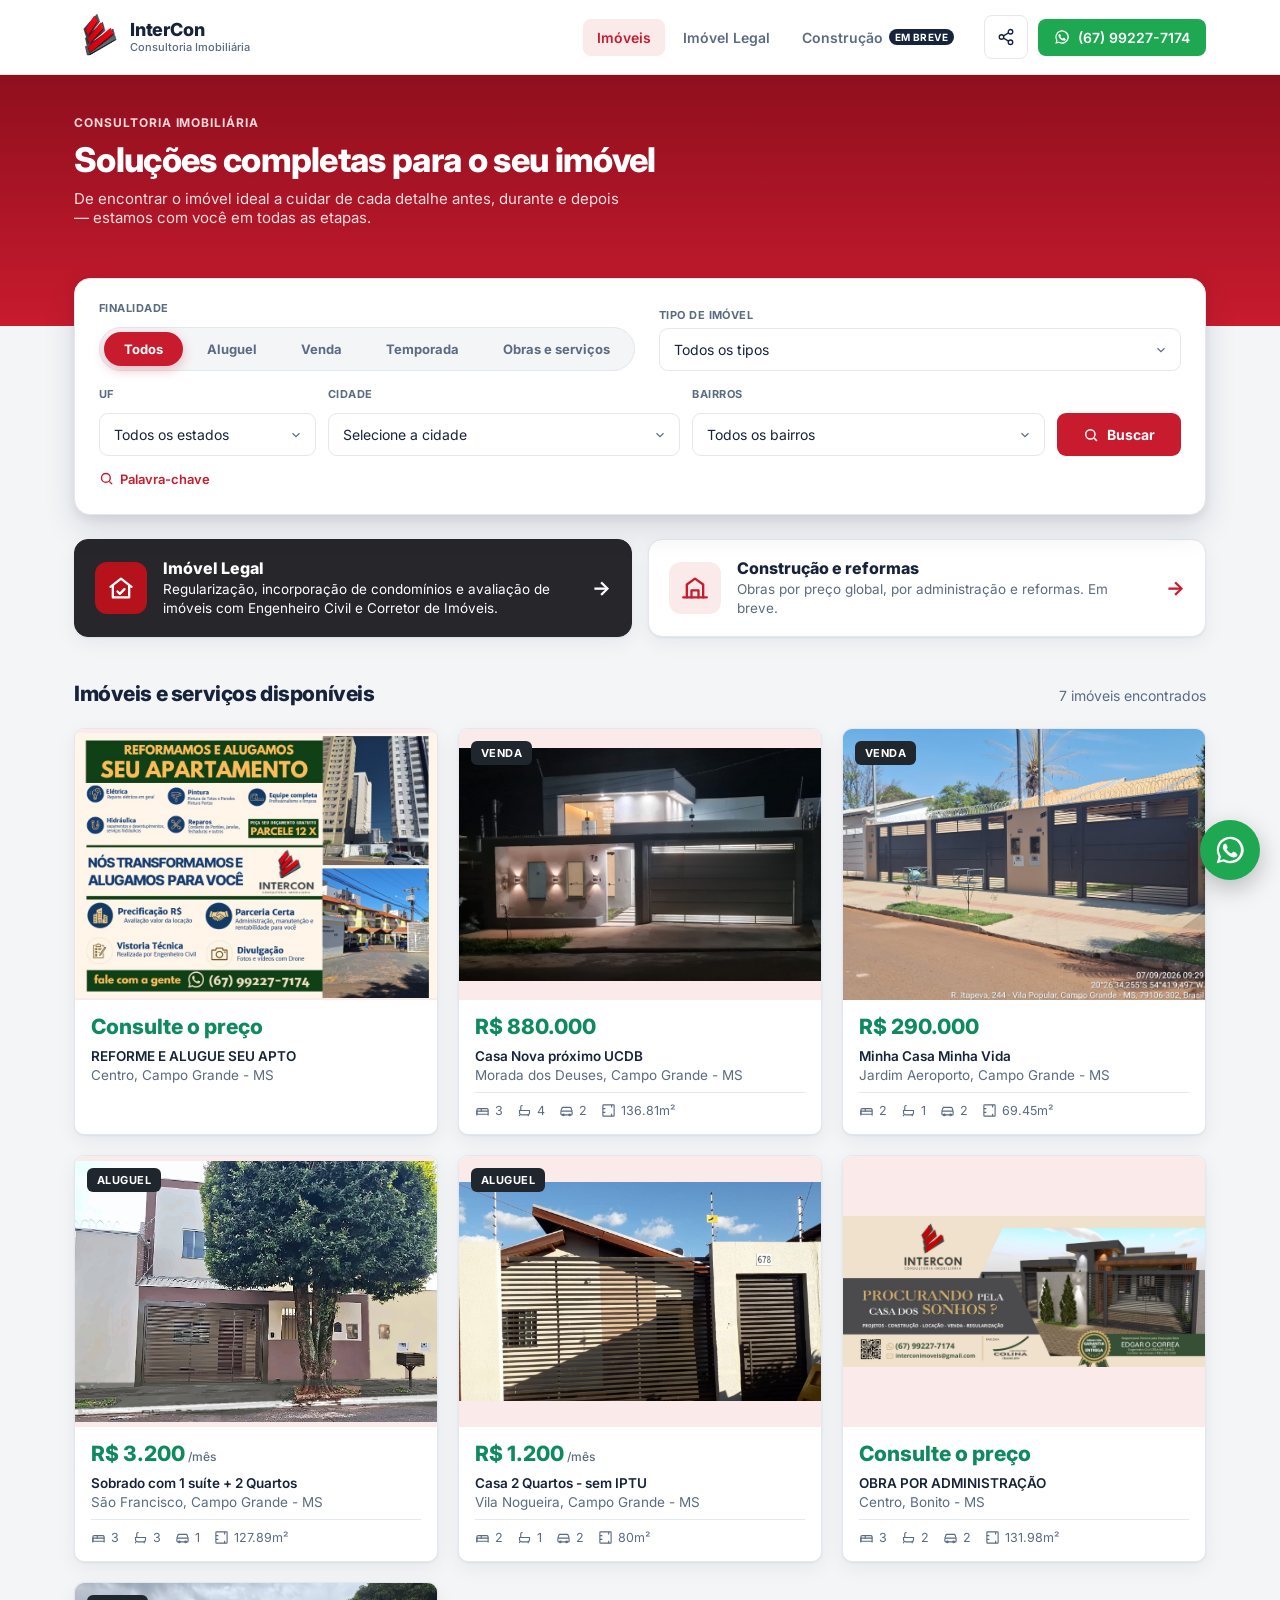
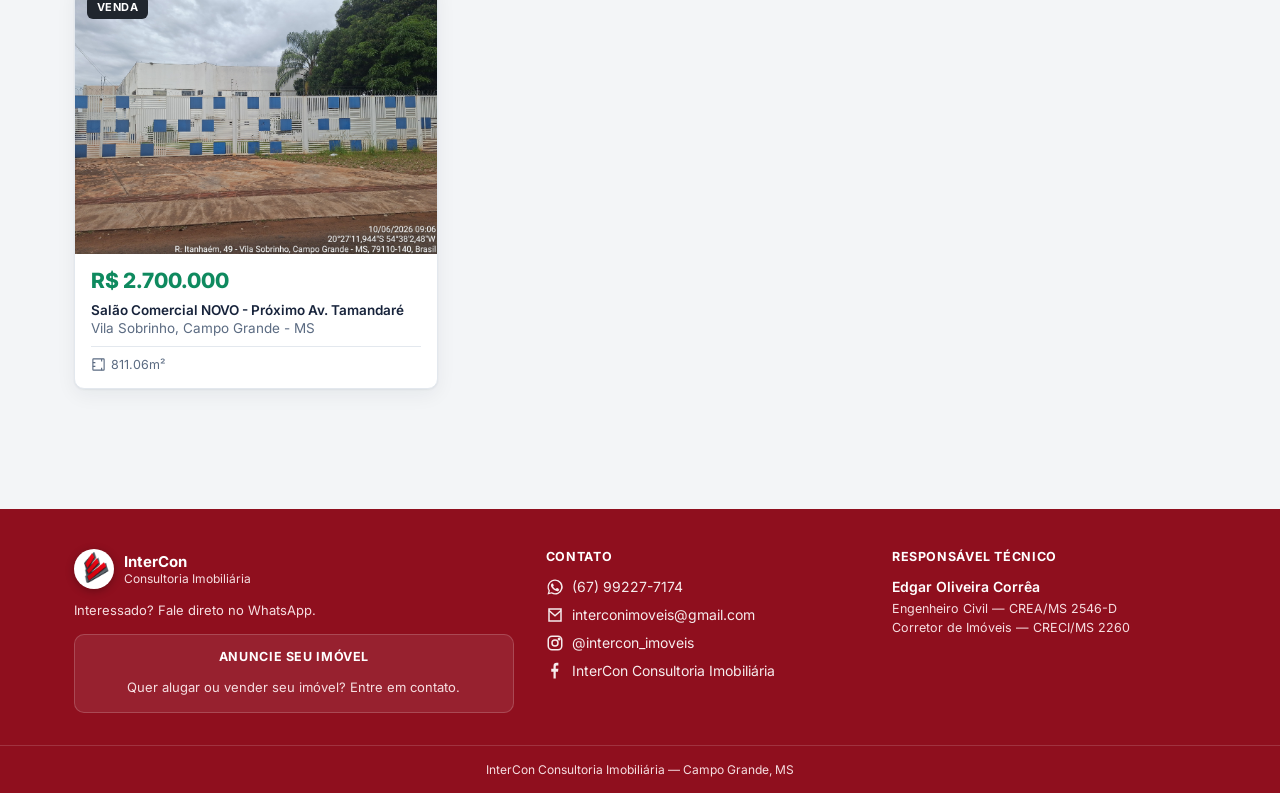
<file: index.html>
<!DOCTYPE html>
<html lang="pt-BR">
<head>
<meta charset="UTF-8">
<meta name="viewport" content="width=device-width, initial-scale=1.0">
<title>InterCon Consultoria Imobiliária — Imóveis e serviços disponíveis</title>
<meta property="og:title" content="InterCon Consultoria Imobiliária — Imóveis e serviços disponíveis">
<meta property="og:site_name" content="InterCon Consultoria Imobiliária">
<meta property="og:image" content="https://interconconsultoria.com.br/assets/logo-share.png">
<meta property="og:image:width" content="1200">
<meta property="og:image:height" content="1200">
<meta property="og:type" content="website">
<meta name="description" content="Imóveis e serviços disponíveis. Veja fotos, preços e fale direto no WhatsApp.">
<link rel="icon" type="image/svg+xml" href="logo.svg">
<link rel="preconnect" href="https://fonts.googleapis.com">
<link href="https://fonts.googleapis.com/css2?family=Inter:wght@400;500;600;700;800&display=swap" rel="stylesheet">
<link rel="stylesheet" href="style.css?v=20261101a">
</head>
<body>
<header class="site-header">
<div class="container">
<a href="./" class="brand">
<img src="logo.svg" alt="InterCon Consultoria Imobiliária" class="logo-img">
<div class="name-block">
<div class="name">InterCon</div>
<div class="tagline">Consultoria Imobiliária</div>
</div>
</a>
<nav class="site-nav" aria-label="Páginas">
<a href="./" class="active">Imóveis</a>
<a href="imovel-legal.html">Imóvel Legal</a>
<a href="construcao.html">Construção<span class="nav-soon">em breve</span></a>
</nav>
<div class="header-actions">
<button type="button" class="btn-share-header" id="header-share" aria-label="Compartilhar link">
<svg viewBox="0 0 24 24"><circle cx="18" cy="5" r="3"/><circle cx="6" cy="12" r="3"/><circle cx="18" cy="19" r="3"/><path d="M8.6 13.5l6.8 3.9M15.4 6.6L8.6 10.5"/></svg>
</button>
<a class="btn-whatsapp" href="https://wa.me/5567992277174" target="_blank" rel="noopener">
<svg viewBox="0 0 24 24" fill="currentColor" stroke="none"><path d="M12 2a10 10 0 0 0-8.6 15L2 22l5.2-1.4A10 10 0 1 0 12 2zm0 18.2a8.2 8.2 0 0 1-4.2-1.1l-.3-.2-3 .8.8-2.9-.2-.3A8.2 8.2 0 1 1 12 20.2zm4.5-6.1c-.2-.1-1.4-.7-1.7-.8-.2-.1-.4-.1-.6.1-.2.2-.6.8-.8 1-.1.2-.3.2-.5.1-.2-.1-1-.4-2-1.2-.7-.6-1.2-1.4-1.4-1.6-.1-.2 0-.4.1-.5.1-.1.3-.3.4-.5.1-.1.2-.3.2-.4.1-.2 0-.3 0-.5s-.6-1.5-.9-2c-.2-.5-.4-.4-.6-.4h-.5c-.2 0-.5.1-.7.3-.2.2-.9.9-.9 2.2s1 2.6 1.1 2.7c.1.2 2 3 4.7 4.2.7.3 1.2.4 1.6.6.7.2 1.3.2 1.8.1.5-.1 1.4-.6 1.6-1.1.2-.5.2-1 .1-1.1-.1-.1-.2-.2-.5-.3z"/></svg>
(67) 99227-7174
</a>
</div>
</div>
</header>
<section class="hero">
<div class="container">
<span class="eyebrow">Consultoria imobiliária</span>
<h1>Soluções completas para o seu imóvel</h1>
<p>De encontrar o imóvel ideal a cuidar de cada detalhe antes, durante e depois — estamos com você em todas as etapas.</p>
</div>
</section>
<div class="container">
<form class="search-card" id="search-form">
<div class="search-top-row">
<div class="field field-finalidade">
<label>Finalidade</label>
<div class="finalidade-tabs" id="finalidade-tabs">
<button type="button" class="finalidade-tab active" data-finalidade="Todos">Todos</button>
<button type="button" class="finalidade-tab" data-finalidade="Aluguel">Aluguel</button>
<button type="button" class="finalidade-tab" data-finalidade="Venda">Venda</button>
<button type="button" class="finalidade-tab" data-finalidade="Temporada">Temporada</button>
<button type="button" class="finalidade-tab" data-finalidade="Obras e serviços">Obras e serviços</button>
</div>
</div>
<div class="field field-tipo">
<label for="filter-tipo">Tipo de imóvel</label>
<select id="filter-tipo"><option value="">Todos os tipos</option></select>
</div>
</div>
<div class="search-fields">
<div class="field field-uf">
<label for="filter-uf">UF</label>
<select id="filter-uf"><option value="">Todos os estados</option></select>
</div>
<div class="field">
<label for="filter-cidade">Cidade</label>
<select id="filter-cidade"><option value="">Selecione a cidade</option></select>
</div>
<div class="field">
<label for="filter-bairro">Bairros</label>
<select id="filter-bairro"><option value="">Todos os bairros</option></select>
</div>
<button class="btn-search" type="submit">
<svg viewBox="0 0 24 24" fill="none" stroke="currentColor" stroke-width="2.2"><circle cx="11" cy="11" r="7"/><path d="M21 21l-4.3-4.3"/></svg>
Buscar
</button>
</div>
<div class="search-extra">
<button type="button" class="link-toggle" id="toggle-keyword">
<svg viewBox="0 0 24 24" fill="none" stroke="currentColor" stroke-width="2.2"><circle cx="11" cy="11" r="7"/><path d="M21 21l-4.3-4.3"/></svg>
Palavra-chave
</button>
<div class="field field-keyword" id="keyword-field" style="display:none;">
<input type="text" id="search" placeholder="Bairro, cidade ou título...">
</div>
</div>
</form>
<div class="promo-strip">
<a class="promo-card promo-dark" href="imovel-legal.html">
<div class="promo-icon"><svg viewBox="0 0 24 24"><path d="M3 11 12 4l9 7"/><path d="M5 10v10h14V10"/><path d="m9 15 2 2 4-4"/></svg></div>
<div><strong>Imóvel Legal</strong><span>Regularização, incorporação de condomínios e avaliação de imóveis com Engenheiro Civil e Corretor de Imóveis.</span></div>
<div class="promo-arrow">→</div>
</a>
<a class="promo-card" href="construcao.html">
<div class="promo-icon"><svg viewBox="0 0 24 24"><path d="M2 20h20"/><path d="M5 20V9l7-5 7 5v11"/><path d="M9 20v-6h6v6"/></svg></div>
<div><strong>Construção e reformas</strong><span>Obras por preço global, por administração e reformas. Em breve.</span></div>
<div class="promo-arrow">→</div>
</a>
</div>
</div>
<section class="listing-section" id="anuncios">
<div class="container">
<div class="listing-header">
<h2>Imóveis e serviços disponíveis</h2>
<div class="listing-count" id="listing-count"></div>
</div>
<div class="grid" id="grid"></div>
<div class="empty-state" id="empty-state" style="display:none;">Nenhum imóvel encontrado com esses filtros.</div>
</div>
</section>
<footer class="site-footer">
<div class="container footer-grid">
<div class="footer-col">
<div class="footer-brand">
<img src="logo.svg" alt="InterCon Consultoria Imobiliária">
<div>
<div class="footer-name">InterCon</div>
<div class="footer-tagline">Consultoria Imobiliária</div>
</div>
</div>
<p class="footer-note">Interessado? Fale direto no WhatsApp.</p>
        <div class="footer-cta">
            <h4>Anuncie seu imóvel</h4>
    <p class="footer-note">Quer alugar ou vender seu imóvel? Entre em contato.</p>
    </div>
</div>
<div class="footer-col">
<h4>Contato</h4>
<a class="footer-link" href="https://wa.me/5567992277174" target="_blank" rel="noopener">
<svg viewBox="0 0 24 24" fill="currentColor" stroke="none"><path d="M12 2a10 10 0 0 0-8.6 15L2 22l5.2-1.4A10 10 0 1 0 12 2zm0 18.2a8.2 8.2 0 0 1-4.2-1.1l-.3-.2-3 .8.8-2.9-.2-.3A8.2 8.2 0 1 1 12 20.2zm4.5-6.1c-.2-.1-1.4-.7-1.7-.8-.2-.1-.4-.1-.6.1-.2.2-.6.8-.8 1-.1.2-.3.2-.5.1-.2-.1-1-.4-2-1.2-.7-.6-1.2-1.4-1.4-1.6-.1-.2 0-.4.1-.5.1-.1.3-.3.4-.5.1-.1.2-.3.2-.4.1-.2 0-.3 0-.5s-.6-1.5-.9-2c-.2-.5-.4-.4-.6-.4h-.5c-.2 0-.5.1-.7.3-.2.2-.9.9-.9 2.2s1 2.6 1.1 2.7c.1.2 2 3 4.7 4.2.7.3 1.2.4 1.6.6.7.2 1.3.2 1.8.1.5-.1 1.4-.6 1.6-1.1.2-.5.2-1 .1-1.1-.1-.1-.2-.2-.5-.3z"/></svg>
(67) 99227-7174
</a>
<a class="footer-link" href="https://mail.google.com/mail/?view=cm&fs=1&to=interconimoveis@gmail.com" target="_blank" rel="noopener">
<svg viewBox="0 0 24 24" fill="none" stroke="currentColor" stroke-width="2"><path d="M4 4h16v16H4z"/><path d="M4 6l8 7 8-7"/></svg>
interconimoveis@gmail.com
</a>
<a class="footer-link" href="https://instagram.com/intercon_imoveis" target="_blank" rel="noopener">
<svg viewBox="0 0 24 24" fill="none" stroke="currentColor" stroke-width="2"><rect x="3" y="3" width="18" height="18" rx="5"/><circle cx="12" cy="12" r="4"/><circle cx="17.5" cy="6.5" r="1"/></svg>
@intercon_imoveis
</a>
<a class="footer-link" href="https://www.facebook.com/share/1EBZejrCnC/" target="_blank" rel="noopener">
<svg viewBox="0 0 24 24" fill="currentColor" stroke="none"><path d="M13 22v-9h3l.5-4H13V6.5c0-1.16.32-1.95 2-1.95H16.5V1.1C16.2 1.07 15.19 1 14 1c-2.44 0-4 1.49-4 4.22V9H7v4h3v9h3z"/></svg>
InterCon Consultoria Imobiliária
</a>
</div>
<div class="footer-col">
<h4>Responsável técnico</h4>
<p class="footer-person">Edgar Oliveira Corrêa</p>
<p class="footer-cred">Engenheiro Civil — CREA/MS 2546-D</p>
<p class="footer-cred">Corretor de Imóveis — CRECI/MS 2260</p>
</div>
</div>
<div class="footer-bottom">InterCon Consultoria Imobiliária — Campo Grande, MS</div>
</footer>
<a class="wa-float" href="https://wa.me/5567992277174" target="_blank" rel="noopener" aria-label="Falar no WhatsApp">
<svg viewBox="0 0 24 24" fill="currentColor" stroke="none"><path d="M12 2a10 10 0 0 0-8.6 15L2 22l5.2-1.4A10 10 0 1 0 12 2zm0 18.2a8.2 8.2 0 0 1-4.2-1.1l-.3-.2-3 .8.8-2.9-.2-.3A8.2 8.2 0 1 1 12 20.2zm4.5-6.1c-.2-.1-1.4-.7-1.7-.8-.2-.1-.4-.1-.6.1-.2.2-.6.8-.8 1-.1.2-.3.2-.5.1-.2-.1-1-.4-2-1.2-.7-.6-1.2-1.4-1.4-1.6-.1-.2 0-.4.1-.5.1-.1.3-.3.4-.5.1-.1.2-.3.2-.4.1-.2 0-.3 0-.5s-.6-1.5-.9-2c-.2-.5-.4-.4-.6-.4h-.5c-.2 0-.5.1-.7.3-.2.2-.9.9-.9 2.2s1 2.6 1.1 2.7c.1.2 2 3 4.7 4.2.7.3 1.2.4 1.6.6.7.2 1.3.2 1.8.1.5-.1 1.4-.6 1.6-1.1.2-.5.2-1 .1-1.1-.1-.1-.2-.2-.5-.3z"/></svg>
</a>
<script src="script.js"></script>
<script>initIndexPage();</script>
</body>
</html>
</file>
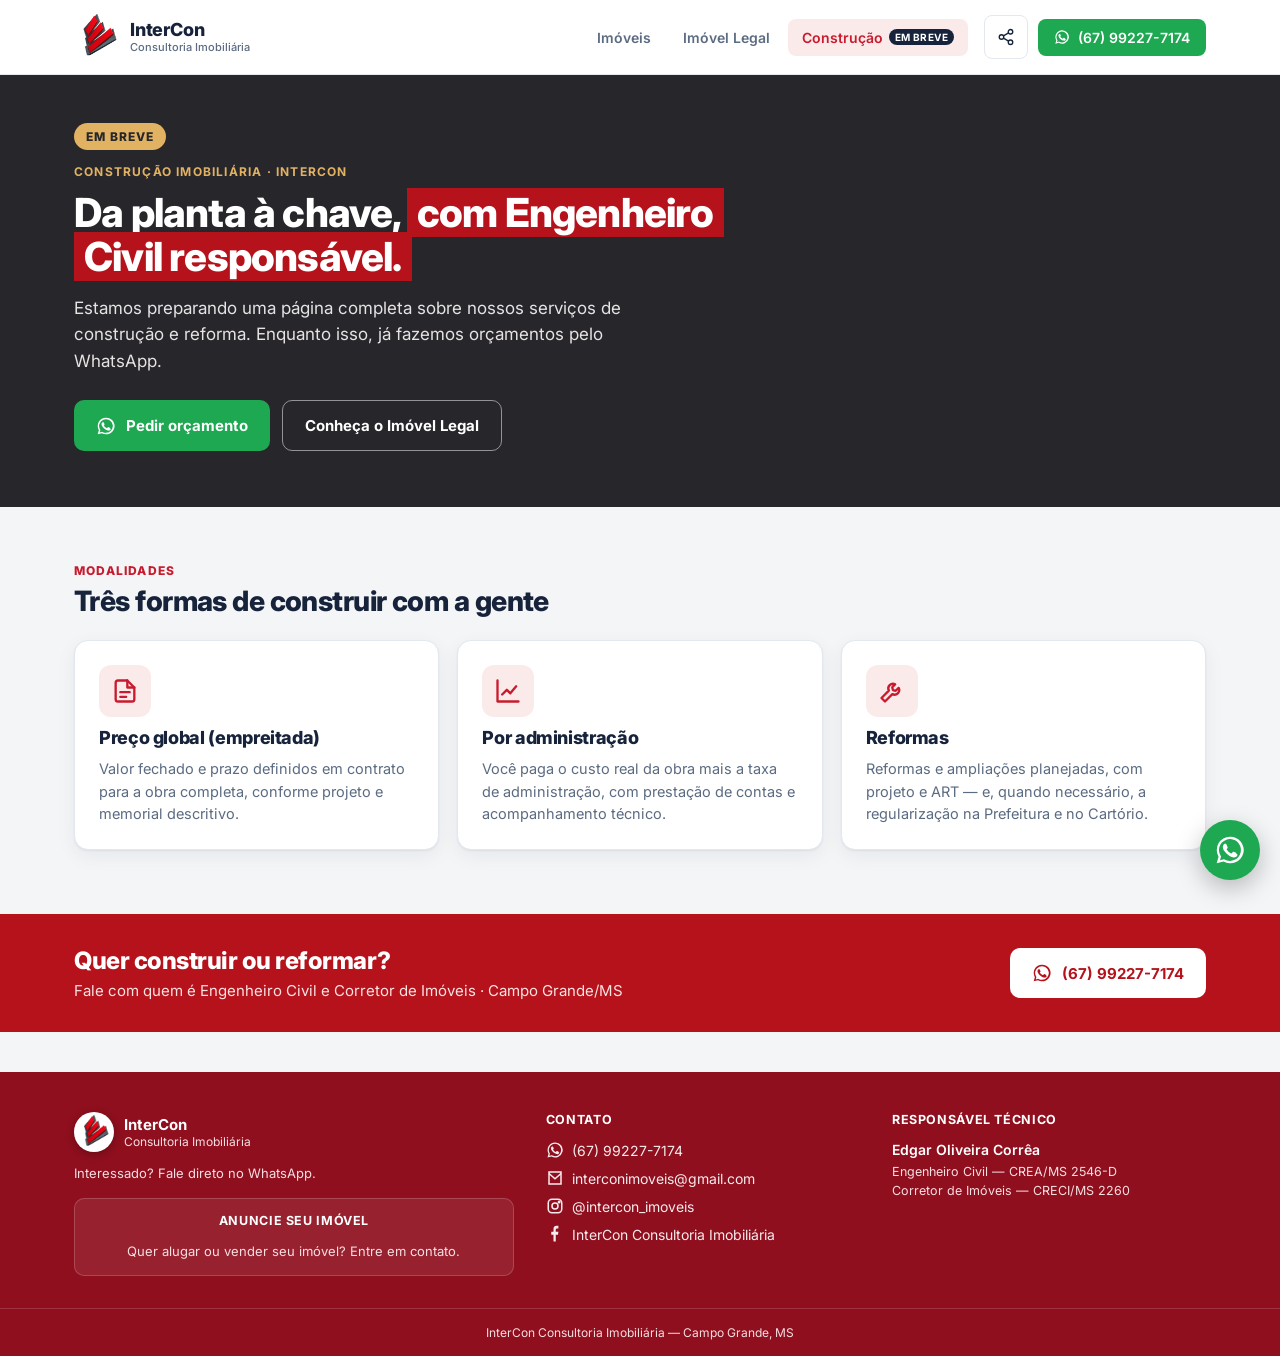
<file: construcao.html>
<!DOCTYPE html>
<html lang="pt-BR">
<head>
<meta charset="UTF-8">
<meta name="viewport" content="width=device-width, initial-scale=1.0">
<title>Construção e reformas — em breve | InterCon</title>
<meta name="description" content="Construção por preço global, por administração e reformas em Campo Grande/MS, com Engenheiro Civil responsável. Em breve.">
<meta property="og:title" content="Construção e reformas — InterCon">
<meta property="og:description" content="Construção por preço global, por administração e reformas. Em breve.">
<meta property="og:site_name" content="InterCon Consultoria Imobiliária">
<meta property="og:image" content="https://interconconsultoria.com.br/assets/logo-share.png">
<meta property="og:type" content="website">
<link rel="icon" type="image/svg+xml" href="logo.svg">
<link rel="preconnect" href="https://fonts.googleapis.com">
<link href="https://fonts.googleapis.com/css2?family=Inter:wght@400;500;600;700;800&display=swap" rel="stylesheet">
<link rel="stylesheet" href="style.css?v=20261101a">
</head>
<body>
<header class="site-header">
<div class="container">
<a href="./" class="brand">
<img src="logo.svg" alt="InterCon Consultoria Imobiliária" class="logo-img">
<div class="name-block">
<div class="name">InterCon</div>
<div class="tagline">Consultoria Imobiliária</div>
</div>
</a>
<nav class="site-nav" aria-label="Páginas">
<a href="./">Imóveis</a>
<a href="imovel-legal.html">Imóvel Legal</a>
<a href="construcao.html" class="active">Construção<span class="nav-soon">em breve</span></a>
</nav>
<div class="header-actions">
<button type="button" class="btn-share-header" id="header-share" aria-label="Compartilhar link">
<svg viewBox="0 0 24 24"><circle cx="18" cy="5" r="3"/><circle cx="6" cy="12" r="3"/><circle cx="18" cy="19" r="3"/><path d="M8.6 13.5l6.8 3.9M15.4 6.6L8.6 10.5"/></svg>
</button>
<a class="btn-whatsapp" href="https://wa.me/5567992277174" target="_blank" rel="noopener">
<svg viewBox="0 0 24 24" fill="currentColor" stroke="none"><path d="M12 2a10 10 0 0 0-8.6 15L2 22l5.2-1.4A10 10 0 1 0 12 2zm0 18.2a8.2 8.2 0 0 1-4.2-1.1l-.3-.2-3 .8.8-2.9-.2-.3A8.2 8.2 0 1 1 12 20.2zm4.5-6.1c-.2-.1-1.4-.7-1.7-.8-.2-.1-.4-.1-.6.1-.2.2-.6.8-.8 1-.1.2-.3.2-.5.1-.2-.1-1-.4-2-1.2-.7-.6-1.2-1.4-1.4-1.6-.1-.2 0-.4.1-.5.1-.1.3-.3.4-.5.1-.1.2-.3.2-.4.1-.2 0-.3 0-.5s-.6-1.5-.9-2c-.2-.5-.4-.4-.6-.4h-.5c-.2 0-.5.1-.7.3-.2.2-.9.9-.9 2.2s1 2.6 1.1 2.7c.1.2 2 3 4.7 4.2.7.3 1.2.4 1.6.6.7.2 1.3.2 1.8.1.5-.1 1.4-.6 1.6-1.1.2-.5.2-1 .1-1.1-.1-.1-.2-.2-.5-.3z"/></svg>
(67) 99227-7174
</a>
</div>
</div>
</header>

<section class="svc-hero">
<div class="container">
<div class="hero-text">
<span class="soon-tag">Em breve</span>
<span class="eyebrow">Construção imobiliária · InterCon</span>
<h1>Da planta à chave, <em>com Engenheiro Civil responsável.</em></h1>
<p>Estamos preparando uma página completa sobre nossos serviços de construção e reforma. Enquanto isso, já fazemos orçamentos pelo WhatsApp.</p>
<div class="hero-cta">
<a class="btn-lg wa" href="https://wa.me/5567992277174?text=Ol%C3%A1%21%20Vim%20pelo%20site%20e%20quero%20um%20or%C3%A7amento%20de%20constru%C3%A7%C3%A3o%20ou%20reforma." target="_blank" rel="noopener"><svg viewBox="0 0 24 24" fill="currentColor" stroke="none"><path d="M12 2a10 10 0 0 0-8.6 15L2 22l5.2-1.4A10 10 0 1 0 12 2zm0 18.2a8.2 8.2 0 0 1-4.2-1.1l-.3-.2-3 .8.8-2.9-.2-.3A8.2 8.2 0 1 1 12 20.2zm4.5-6.1c-.2-.1-1.4-.7-1.7-.8-.2-.1-.4-.1-.6.1-.2.2-.6.8-.8 1-.1.2-.3.2-.5.1-.2-.1-1-.4-2-1.2-.7-.6-1.2-1.4-1.4-1.6-.1-.2 0-.4.1-.5.1-.1.3-.3.4-.5.1-.1.2-.3.2-.4.1-.2 0-.3 0-.5s-.6-1.5-.9-2c-.2-.5-.4-.4-.6-.4h-.5c-.2 0-.5.1-.7.3-.2.2-.9.9-.9 2.2s1 2.6 1.1 2.7c.1.2 2 3 4.7 4.2.7.3 1.2.4 1.6.6.7.2 1.3.2 1.8.1.5-.1 1.4-.6 1.6-1.1.2-.5.2-1 .1-1.1-.1-.1-.2-.2-.5-.3z"/></svg> Pedir orçamento</a>
<a class="btn-lg ghost" href="imovel-legal.html">Conheça o Imóvel Legal</a>
</div>
</div>
</div>
</section>

<div class="container">
<section class="svc-section">
<div class="svc-head"><div><div class="kicker">Modalidades</div><h2>Três formas de construir com a gente</h2></div></div>
<div class="soon-grid">
<div class="soon-card"><div class="ic"><svg viewBox="0 0 24 24"><path d="M14 3H6a2 2 0 0 0-2 2v14a2 2 0 0 0 2 2h12a2 2 0 0 0 2-2V9z"/><path d="M14 3v6h6M8 13h8M8 17h5"/></svg></div><h3>Preço global (empreitada)</h3><p>Valor fechado e prazo definidos em contrato para a obra completa, conforme projeto e memorial descritivo.</p></div>
<div class="soon-card"><div class="ic"><svg viewBox="0 0 24 24"><path d="M3 3v18h18"/><path d="M7 15l4-4 3 3 5-6"/></svg></div><h3>Por administração</h3><p>Você paga o custo real da obra mais a taxa de administração, com prestação de contas e acompanhamento técnico.</p></div>
<div class="soon-card"><div class="ic"><svg viewBox="0 0 24 24"><path d="M14.7 6.3a4 4 0 0 0-5.4 5.4L3 18l3 3 6.3-6.3a4 4 0 0 0 5.4-5.4l-2.5 2.5-2.4-.6-.6-2.4z"/></svg></div><h3>Reformas</h3><p>Reformas e ampliações planejadas, com projeto e ART — e, quando necessário, a regularização na Prefeitura e no Cartório.</p></div>
</div>
</section>
</div>

<section class="cta-band">
<div class="container">
<div>
<h2>Quer construir ou reformar?</h2>
<p>Fale com quem é Engenheiro Civil e Corretor de Imóveis · Campo Grande/MS</p>
</div>
<a class="btn-lg wa" href="https://wa.me/5567992277174?text=Ol%C3%A1%21%20Vim%20pelo%20site%20e%20quero%20um%20or%C3%A7amento%20de%20constru%C3%A7%C3%A3o%20ou%20reforma." target="_blank" rel="noopener"><svg viewBox="0 0 24 24" fill="currentColor" stroke="none"><path d="M12 2a10 10 0 0 0-8.6 15L2 22l5.2-1.4A10 10 0 1 0 12 2zm0 18.2a8.2 8.2 0 0 1-4.2-1.1l-.3-.2-3 .8.8-2.9-.2-.3A8.2 8.2 0 1 1 12 20.2zm4.5-6.1c-.2-.1-1.4-.7-1.7-.8-.2-.1-.4-.1-.6.1-.2.2-.6.8-.8 1-.1.2-.3.2-.5.1-.2-.1-1-.4-2-1.2-.7-.6-1.2-1.4-1.4-1.6-.1-.2 0-.4.1-.5.1-.1.3-.3.4-.5.1-.1.2-.3.2-.4.1-.2 0-.3 0-.5s-.6-1.5-.9-2c-.2-.5-.4-.4-.6-.4h-.5c-.2 0-.5.1-.7.3-.2.2-.9.9-.9 2.2s1 2.6 1.1 2.7c.1.2 2 3 4.7 4.2.7.3 1.2.4 1.6.6.7.2 1.3.2 1.8.1.5-.1 1.4-.6 1.6-1.1.2-.5.2-1 .1-1.1-.1-.1-.2-.2-.5-.3z"/></svg> (67) 99227-7174</a>
</div>
</section>

<footer class="site-footer">
<div class="container footer-grid">
<div class="footer-col">
<div class="footer-brand">
<img src="logo.svg" alt="InterCon Consultoria Imobiliária">
<div>
<div class="footer-name">InterCon</div>
<div class="footer-tagline">Consultoria Imobiliária</div>
</div>
</div>
<p class="footer-note">Interessado? Fale direto no WhatsApp.</p>
        <div class="footer-cta">
            <h4>Anuncie seu imóvel</h4>
    <p class="footer-note">Quer alugar ou vender seu imóvel? Entre em contato.</p>
    </div>
</div>
<div class="footer-col">
<h4>Contato</h4>
<a class="footer-link" href="https://wa.me/5567992277174" target="_blank" rel="noopener">
<svg viewBox="0 0 24 24" fill="currentColor" stroke="none"><path d="M12 2a10 10 0 0 0-8.6 15L2 22l5.2-1.4A10 10 0 1 0 12 2zm0 18.2a8.2 8.2 0 0 1-4.2-1.1l-.3-.2-3 .8.8-2.9-.2-.3A8.2 8.2 0 1 1 12 20.2zm4.5-6.1c-.2-.1-1.4-.7-1.7-.8-.2-.1-.4-.1-.6.1-.2.2-.6.8-.8 1-.1.2-.3.2-.5.1-.2-.1-1-.4-2-1.2-.7-.6-1.2-1.4-1.4-1.6-.1-.2 0-.4.1-.5.1-.1.3-.3.4-.5.1-.1.2-.3.2-.4.1-.2 0-.3 0-.5s-.6-1.5-.9-2c-.2-.5-.4-.4-.6-.4h-.5c-.2 0-.5.1-.7.3-.2.2-.9.9-.9 2.2s1 2.6 1.1 2.7c.1.2 2 3 4.7 4.2.7.3 1.2.4 1.6.6.7.2 1.3.2 1.8.1.5-.1 1.4-.6 1.6-1.1.2-.5.2-1 .1-1.1-.1-.1-.2-.2-.5-.3z"/></svg>
(67) 99227-7174
</a>
<a class="footer-link" href="https://mail.google.com/mail/?view=cm&fs=1&to=interconimoveis@gmail.com" target="_blank" rel="noopener">
<svg viewBox="0 0 24 24" fill="none" stroke="currentColor" stroke-width="2"><path d="M4 4h16v16H4z"/><path d="M4 6l8 7 8-7"/></svg>
interconimoveis@gmail.com
</a>
<a class="footer-link" href="https://instagram.com/intercon_imoveis" target="_blank" rel="noopener">
<svg viewBox="0 0 24 24" fill="none" stroke="currentColor" stroke-width="2"><rect x="3" y="3" width="18" height="18" rx="5"/><circle cx="12" cy="12" r="4"/><circle cx="17.5" cy="6.5" r="1"/></svg>
@intercon_imoveis
</a>
<a class="footer-link" href="https://www.facebook.com/share/1EBZejrCnC/" target="_blank" rel="noopener">
<svg viewBox="0 0 24 24" fill="currentColor" stroke="none"><path d="M13 22v-9h3l.5-4H13V6.5c0-1.16.32-1.95 2-1.95H16.5V1.1C16.2 1.07 15.19 1 14 1c-2.44 0-4 1.49-4 4.22V9H7v4h3v9h3z"/></svg>
InterCon Consultoria Imobiliária
</a>
</div>
<div class="footer-col">
<h4>Responsável técnico</h4>
<p class="footer-person">Edgar Oliveira Corrêa</p>
<p class="footer-cred">Engenheiro Civil — CREA/MS 2546-D</p>
<p class="footer-cred">Corretor de Imóveis — CRECI/MS 2260</p>
</div>
</div>
<div class="footer-bottom">InterCon Consultoria Imobiliária — Campo Grande, MS</div>
</footer>
<a class="wa-float" href="https://wa.me/5567992277174" target="_blank" rel="noopener" aria-label="Falar no WhatsApp">
<svg viewBox="0 0 24 24" fill="currentColor" stroke="none"><path d="M12 2a10 10 0 0 0-8.6 15L2 22l5.2-1.4A10 10 0 1 0 12 2zm0 18.2a8.2 8.2 0 0 1-4.2-1.1l-.3-.2-3 .8.8-2.9-.2-.3A8.2 8.2 0 1 1 12 20.2zm4.5-6.1c-.2-.1-1.4-.7-1.7-.8-.2-.1-.4-.1-.6.1-.2.2-.6.8-.8 1-.1.2-.3.2-.5.1-.2-.1-1-.4-2-1.2-.7-.6-1.2-1.4-1.4-1.6-.1-.2 0-.4.1-.5.1-.1.3-.3.4-.5.1-.1.2-.3.2-.4.1-.2 0-.3 0-.5s-.6-1.5-.9-2c-.2-.5-.4-.4-.6-.4h-.5c-.2 0-.5.1-.7.3-.2.2-.9.9-.9 2.2s1 2.6 1.1 2.7c.1.2 2 3 4.7 4.2.7.3 1.2.4 1.6.6.7.2 1.3.2 1.8.1.5-.1 1.4-.6 1.6-1.1.2-.5.2-1 .1-1.1-.1-.1-.2-.2-.5-.3z"/></svg>
</a>
<script src="script.js"></script>
<script>initHeaderShareButton();</script>
</body>
</html>
</file>
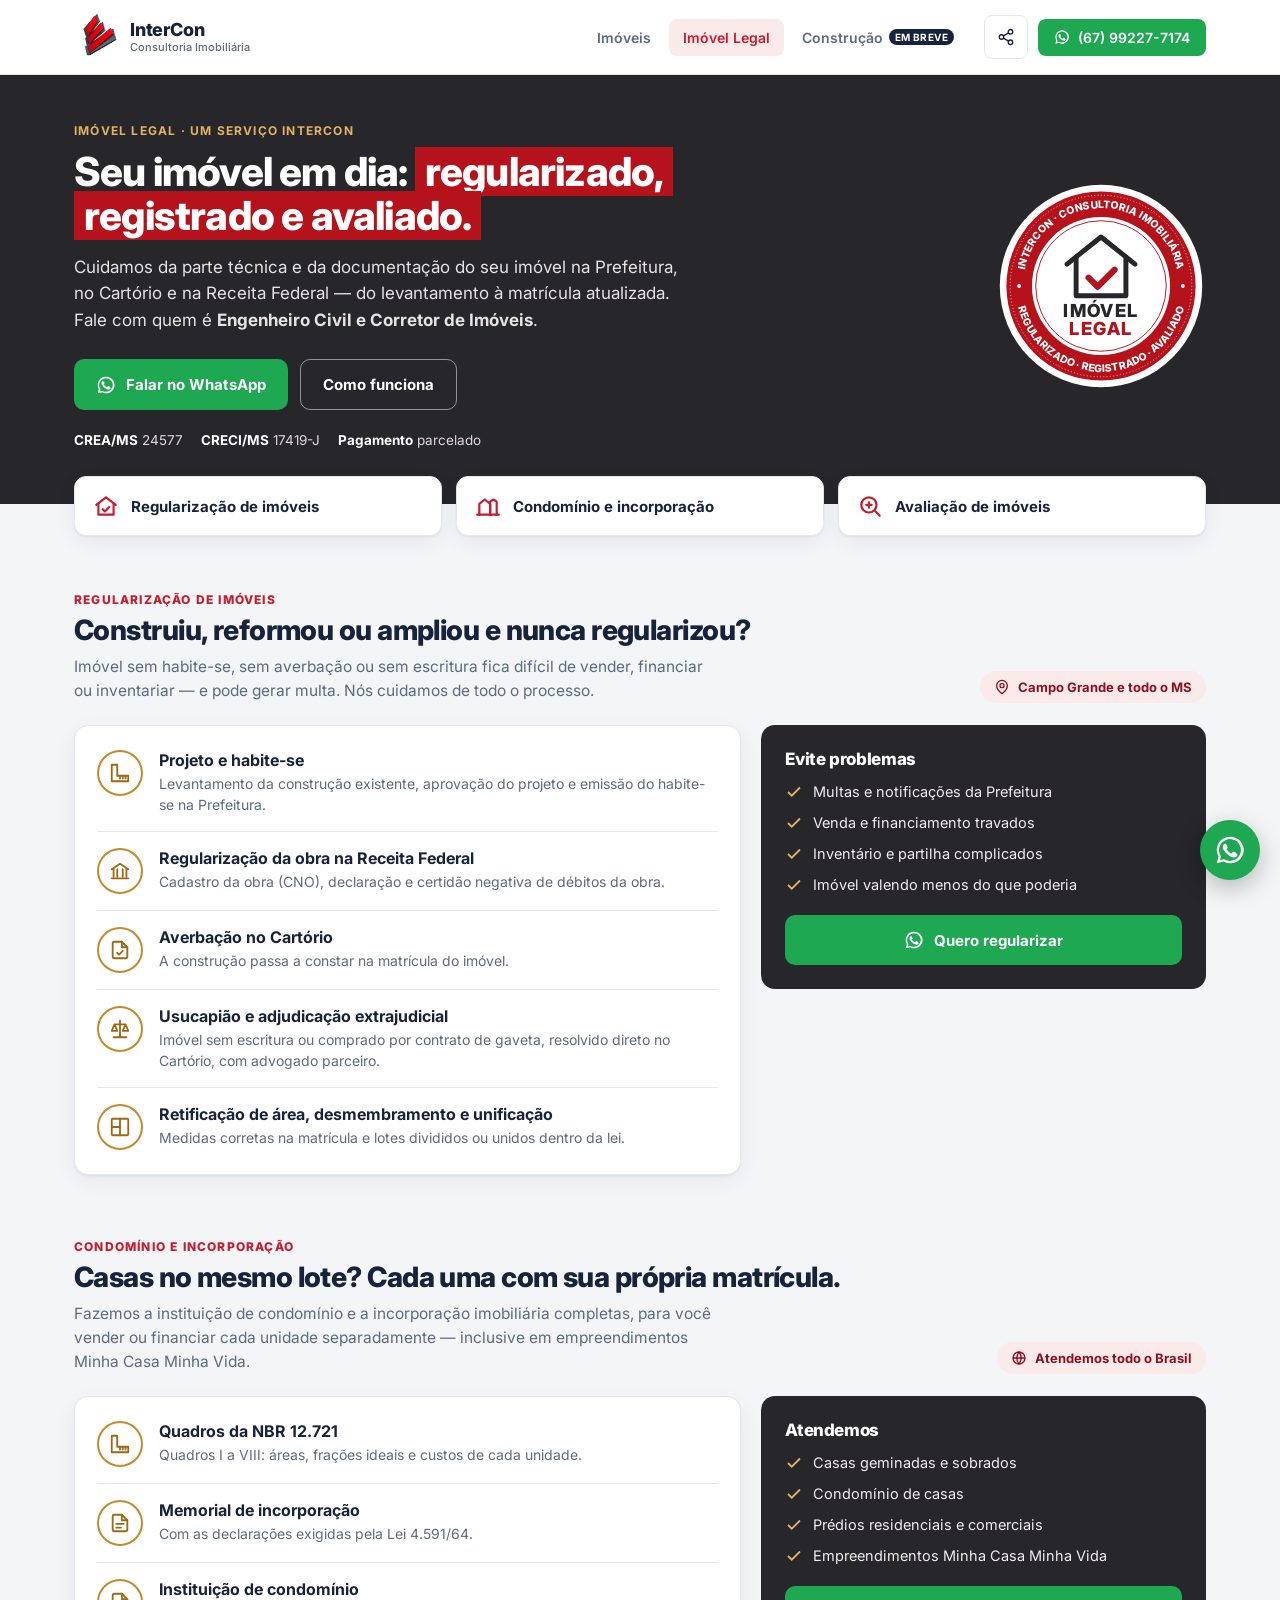
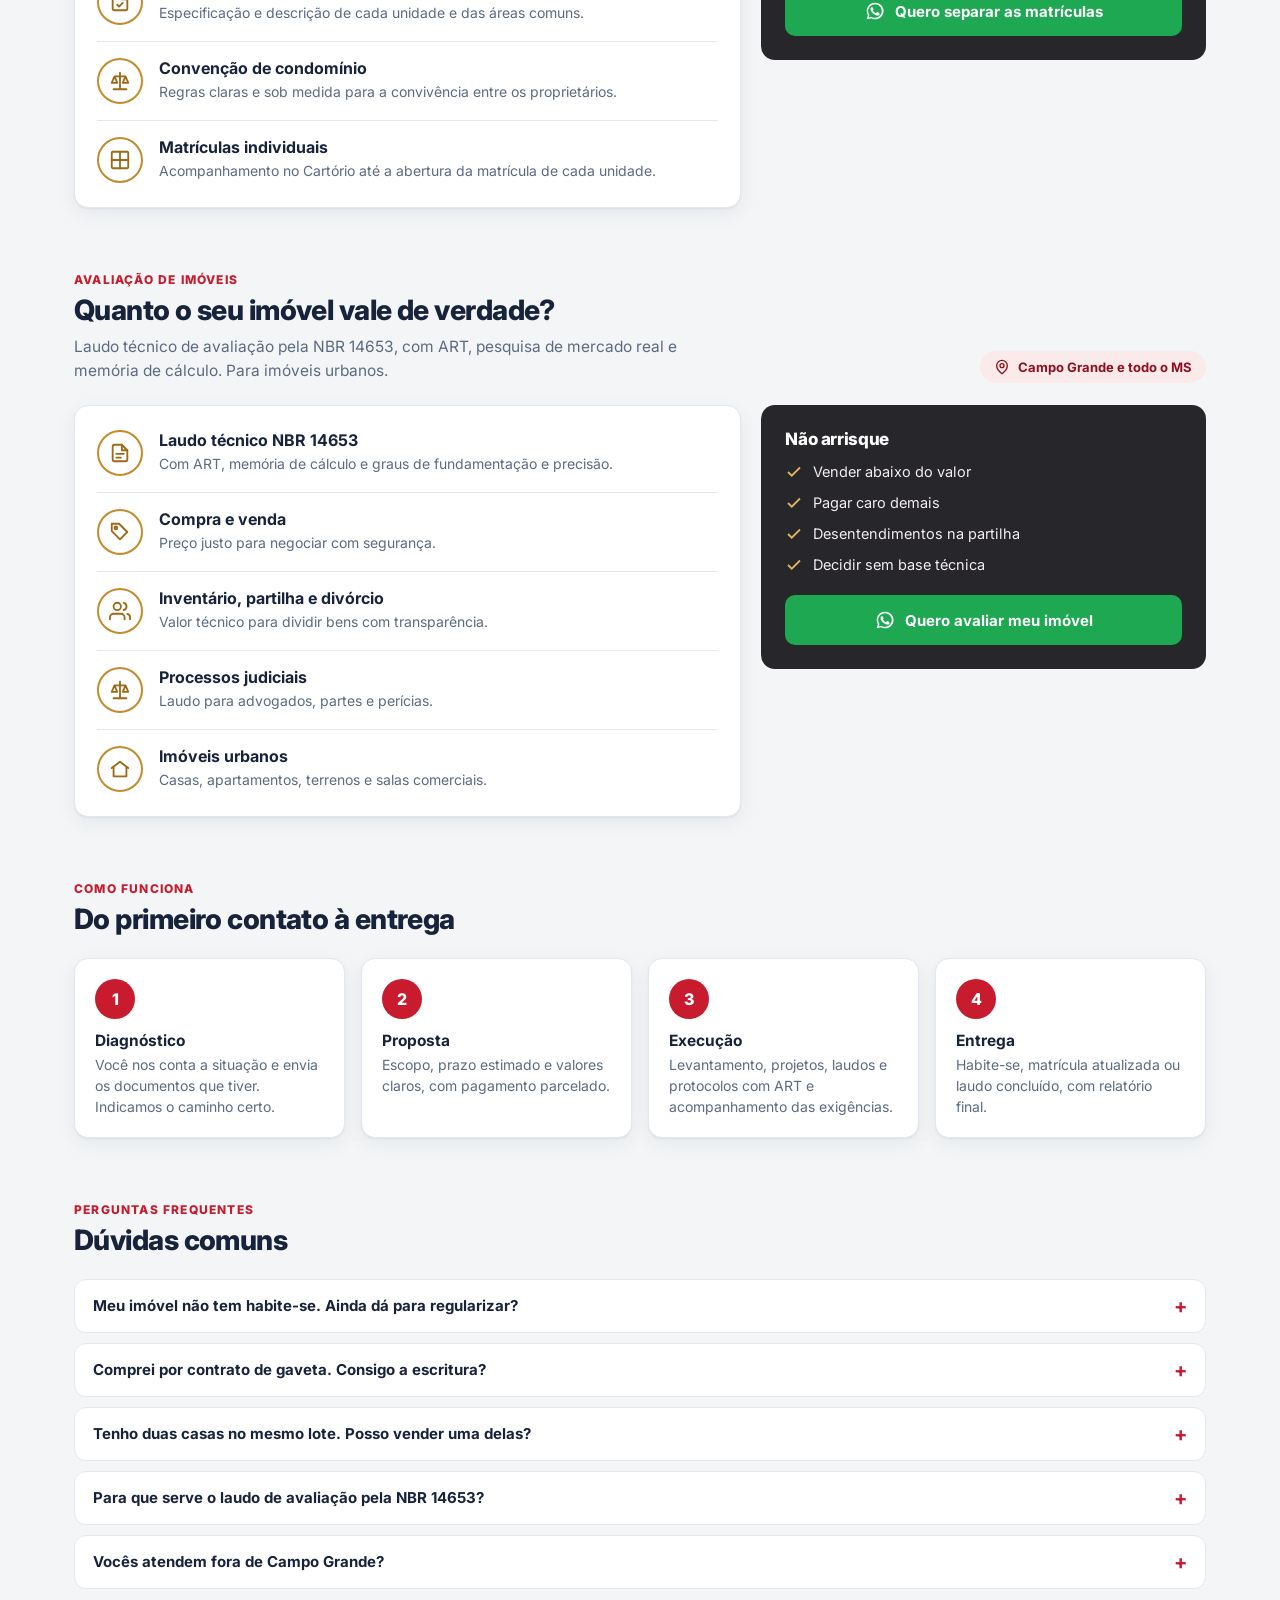
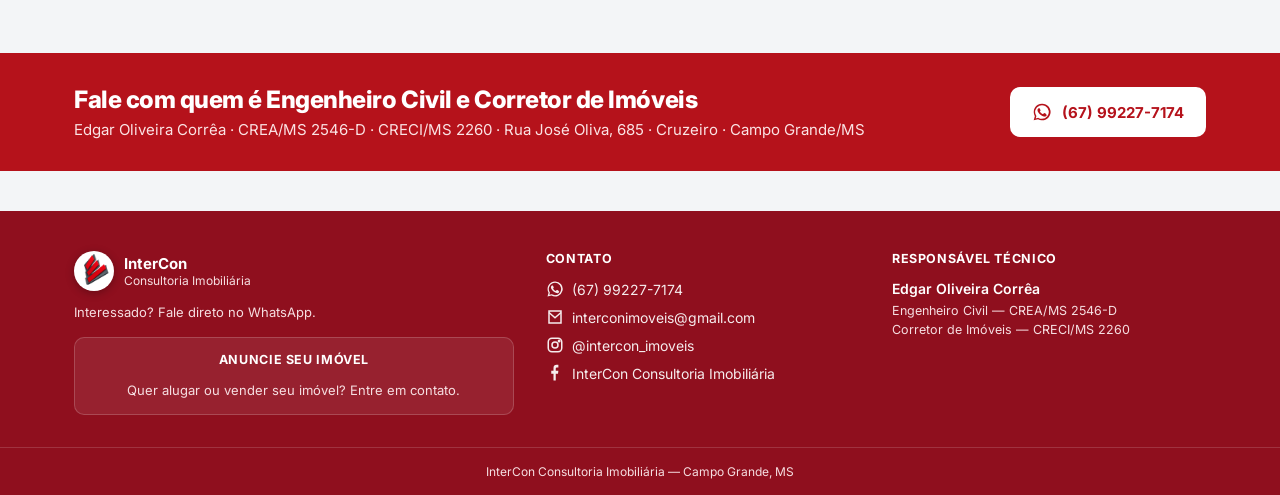
<file: imovel-legal.html>
<!DOCTYPE html>
<html lang="pt-BR">
<head>
<meta charset="UTF-8">
<meta name="viewport" content="width=device-width, initial-scale=1.0">
<title>Imóvel Legal — Regularização, condomínios e avaliação | InterCon</title>
<meta name="description" content="Regularização de imóveis, instituição de condomínio, incorporação imobiliária e avaliação de imóveis em Campo Grande e todo o MS. Fale com Engenheiro Civil e Corretor de Imóveis.">
<meta property="og:title" content="Imóvel Legal — InterCon Consultoria Imobiliária">
<meta property="og:description" content="Seu imóvel em dia: regularizado, registrado e avaliado. Fale com Engenheiro Civil e Corretor de Imóveis.">
<meta property="og:site_name" content="InterCon Consultoria Imobiliária">
<meta property="og:image" content="https://interconconsultoria.com.br/assets/logo-share.png">
<meta property="og:image:width" content="1200">
<meta property="og:image:height" content="1200">
<meta property="og:type" content="website">
<link rel="icon" type="image/svg+xml" href="logo.svg">
<link rel="preconnect" href="https://fonts.googleapis.com">
<link href="https://fonts.googleapis.com/css2?family=Inter:wght@400;500;600;700;800&display=swap" rel="stylesheet">
<link rel="stylesheet" href="style.css?v=20261101a">
</head>
<body>
<header class="site-header">
<div class="container">
<a href="./" class="brand">
<img src="logo.svg" alt="InterCon Consultoria Imobiliária" class="logo-img">
<div class="name-block">
<div class="name">InterCon</div>
<div class="tagline">Consultoria Imobiliária</div>
</div>
</a>
<nav class="site-nav" aria-label="Páginas">
<a href="./">Imóveis</a>
<a href="imovel-legal.html" class="active">Imóvel Legal</a>
<a href="construcao.html">Construção<span class="nav-soon">em breve</span></a>
</nav>
<div class="header-actions">
<button type="button" class="btn-share-header" id="header-share" aria-label="Compartilhar link">
<svg viewBox="0 0 24 24"><circle cx="18" cy="5" r="3"/><circle cx="6" cy="12" r="3"/><circle cx="18" cy="19" r="3"/><path d="M8.6 13.5l6.8 3.9M15.4 6.6L8.6 10.5"/></svg>
</button>
<a class="btn-whatsapp" href="https://wa.me/5567992277174" target="_blank" rel="noopener">
<svg viewBox="0 0 24 24" fill="currentColor" stroke="none"><path d="M12 2a10 10 0 0 0-8.6 15L2 22l5.2-1.4A10 10 0 1 0 12 2zm0 18.2a8.2 8.2 0 0 1-4.2-1.1l-.3-.2-3 .8.8-2.9-.2-.3A8.2 8.2 0 1 1 12 20.2zm4.5-6.1c-.2-.1-1.4-.7-1.7-.8-.2-.1-.4-.1-.6.1-.2.2-.6.8-.8 1-.1.2-.3.2-.5.1-.2-.1-1-.4-2-1.2-.7-.6-1.2-1.4-1.4-1.6-.1-.2 0-.4.1-.5.1-.1.3-.3.4-.5.1-.1.2-.3.2-.4.1-.2 0-.3 0-.5s-.6-1.5-.9-2c-.2-.5-.4-.4-.6-.4h-.5c-.2 0-.5.1-.7.3-.2.2-.9.9-.9 2.2s1 2.6 1.1 2.7c.1.2 2 3 4.7 4.2.7.3 1.2.4 1.6.6.7.2 1.3.2 1.8.1.5-.1 1.4-.6 1.6-1.1.2-.5.2-1 .1-1.1-.1-.1-.2-.2-.5-.3z"/></svg>
(67) 99227-7174
</a>
</div>
</div>
</header>

<section class="svc-hero">
<div class="container">
<div class="hero-text">
<span class="eyebrow">Imóvel Legal · um serviço InterCon</span>
<h1>Seu imóvel em dia: <em>regularizado, registrado e avaliado.</em></h1>
<p>Cuidamos da parte técnica e da documentação do seu imóvel na Prefeitura, no Cartório e na Receita Federal — do levantamento à matrícula atualizada. Fale com quem é <b>Engenheiro Civil e Corretor de Imóveis</b>.</p>
<div class="hero-cta">
<a class="btn-lg wa" href="https://wa.me/5567992277174?text=Ol%C3%A1%21%20Vim%20pelo%20site%20e%20quero%20saber%20mais%20sobre%20o%20Im%C3%B3vel%20Legal." target="_blank" rel="noopener"><svg viewBox="0 0 24 24" fill="currentColor" stroke="none"><path d="M12 2a10 10 0 0 0-8.6 15L2 22l5.2-1.4A10 10 0 1 0 12 2zm0 18.2a8.2 8.2 0 0 1-4.2-1.1l-.3-.2-3 .8.8-2.9-.2-.3A8.2 8.2 0 1 1 12 20.2zm4.5-6.1c-.2-.1-1.4-.7-1.7-.8-.2-.1-.4-.1-.6.1-.2.2-.6.8-.8 1-.1.2-.3.2-.5.1-.2-.1-1-.4-2-1.2-.7-.6-1.2-1.4-1.4-1.6-.1-.2 0-.4.1-.5.1-.1.3-.3.4-.5.1-.1.2-.3.2-.4.1-.2 0-.3 0-.5s-.6-1.5-.9-2c-.2-.5-.4-.4-.6-.4h-.5c-.2 0-.5.1-.7.3-.2.2-.9.9-.9 2.2s1 2.6 1.1 2.7c.1.2 2 3 4.7 4.2.7.3 1.2.4 1.6.6.7.2 1.3.2 1.8.1.5-.1 1.4-.6 1.6-1.1.2-.5.2-1 .1-1.1-.1-.1-.2-.2-.5-.3z"/></svg> Falar no WhatsApp</a>
<a class="btn-lg ghost" href="#como-funciona">Como funciona</a>
</div>
<div class="cred-line">
<span><b>CREA/MS</b> 24577</span>
<span><b>CRECI/MS</b> 17419-J</span>
<span><b>Pagamento</b> parcelado</span>
</div>
</div>
<div class="hero-badge">
<svg viewBox="-12 -12 444 444" role="img" aria-label="Selo Imóvel Legal">
<defs><path id="wTop" d="M 45.3 198.5 A 165.1 165.1 0 0 1 374.7 198.5"/><path id="wBot" d="M 29.5 222.6 A 180.9 180.9 0 0 0 390.5 222.6"/></defs>
<circle cx="210" cy="210" r="214" fill="#FFFFFF"/>
<circle cx="210" cy="210" r="200" fill="#B5121B"/>
<circle cx="210" cy="210" r="192" fill="none" stroke="#FFFFFF" stroke-width="1.5" stroke-dasharray="2 5"/>
<circle cx="210" cy="210" r="146" fill="#FFFFFF"/>
<circle cx="210" cy="210" r="138" fill="none" stroke="#B5121B" stroke-width="2"/>
<text font-family="Inter, Arial, sans-serif" font-size="22" font-weight="800" letter-spacing="0.44" fill="#FFFFFF"><textPath href="#wTop" startOffset="50%" text-anchor="middle">INTERCON · CONSULTORIA IMOBILIÁRIA</textPath></text>
<text font-family="Inter, Arial, sans-serif" font-size="22" font-weight="800" letter-spacing="0.44" fill="#FFFFFF"><textPath href="#wBot" startOffset="50%" text-anchor="middle">REGULARIZADO · REGISTRADO · AVALIADO</textPath></text>
<circle cx="37" cy="210" r="4" fill="#FFFFFF"/>
<circle cx="383" cy="210" r="4" fill="#FFFFFF"/>
<g transform="translate(128.7 87.2) scale(2.392)" fill="none" stroke="#26262B" stroke-width="4.35" stroke-linecap="round" stroke-linejoin="round"><path d="M4 32 34 8l30 24"/><path d="M12 26v34h44V26"/><path d="m23 44 8 8 15-15" stroke="#B5121B" stroke-width="5.4"/></g>
<text x="210" y="276" text-anchor="middle" font-family="Inter, Arial, sans-serif" font-size="38" font-weight="800" letter-spacing="3" fill="#26262B">IMÓVEL</text>
<text x="210" y="314" text-anchor="middle" font-family="Inter, Arial, sans-serif" font-size="38" font-weight="800" letter-spacing="3" fill="#B5121B">LEGAL</text>
</svg>
</div>
</div>
</section>

<div class="container">
<nav class="svc-jump" aria-label="Serviços">
<a href="#regularizacao"><svg viewBox="0 0 24 24"><path d="M3 11 12 4l9 7"/><path d="M5 10v10h14V10"/><path d="m9 15 2 2 4-4"/></svg>Regularização de imóveis</a>
<a href="#condominios"><svg viewBox="0 0 24 24"><path d="M2 20h20"/><path d="M4 20V10l5-4 5 4v10"/><path d="M14 20V8l3-2 3 2v12"/></svg>Condomínio e incorporação</a>
<a href="#avaliacao"><svg viewBox="0 0 24 24"><circle cx="11" cy="11" r="7"/><path d="M21 21l-4.3-4.3"/><path d="M8.5 11h5M11 8.5v5"/></svg>Avaliação de imóveis</a>
</nav>

<!-- REGULARIZAÇÃO -->
<section class="svc-section" id="regularizacao">
<div class="svc-head">
<div>
<div class="kicker">Regularização de imóveis</div>
<h2>Construiu, reformou ou ampliou e nunca regularizou?</h2>
<p>Imóvel sem habite-se, sem averbação ou sem escritura fica difícil de vender, financiar ou inventariar — e pode gerar multa. Nós cuidamos de todo o processo.</p>
</div>
<span class="area-pill"><svg viewBox="0 0 24 24"><path d="M20 10c0 6-8 12-8 12S4 16 4 10a8 8 0 0 1 16 0z"/><circle cx="12" cy="10" r="3"/></svg>Campo Grande e todo o MS</span>
</div>
<div class="svc-body">
<div class="svc-list">
<div class="svc-item"><div class="ic"><svg viewBox="0 0 24 24"><path d="M3 21V3h6v12h12v6z"/><path d="M12 18v-2M15 18v-2M18 18v-2"/></svg></div><div><strong>Projeto e habite-se</strong><span>Levantamento da construção existente, aprovação do projeto e emissão do habite-se na Prefeitura.</span></div></div>
<div class="svc-item"><div class="ic"><svg viewBox="0 0 24 24"><path d="M3 10 12 4l9 6M5 10v8M9 10v8M15 10v8M19 10v8M3 20h18"/></svg></div><div><strong>Regularização da obra na Receita Federal</strong><span>Cadastro da obra (CNO), declaração e certidão negativa de débitos da obra.</span></div></div>
<div class="svc-item"><div class="ic"><svg viewBox="0 0 24 24"><path d="M14 3H6a2 2 0 0 0-2 2v14a2 2 0 0 0 2 2h12a2 2 0 0 0 2-2V9z"/><path d="M14 3v6h6"/><path d="m9 15 2 2 4-4"/></svg></div><div><strong>Averbação no Cartório</strong><span>A construção passa a constar na matrícula do imóvel.</span></div></div>
<div class="svc-item"><div class="ic"><svg viewBox="0 0 24 24"><path d="M12 3v18M5 21h14M6 7h12M6 7l-3 7h6zM18 7l-3 7h6z"/></svg></div><div><strong>Usucapião e adjudicação extrajudicial</strong><span>Imóvel sem escritura ou comprado por contrato de gaveta, resolvido direto no Cartório, com advogado parceiro.</span></div></div>
<div class="svc-item"><div class="ic"><svg viewBox="0 0 24 24"><rect x="3" y="3" width="18" height="18" rx="1"/><path d="M12 3v18M3 12h9"/></svg></div><div><strong>Retificação de área, desmembramento e unificação</strong><span>Medidas corretas na matrícula e lotes divididos ou unidos dentro da lei.</span></div></div>
</div>
<aside class="svc-aside">
<h3>Evite problemas</h3>
<ul>
<li><svg viewBox="0 0 24 24"><path d="M20 6 9 17l-5-5"/></svg>Multas e notificações da Prefeitura</li>
<li><svg viewBox="0 0 24 24"><path d="M20 6 9 17l-5-5"/></svg>Venda e financiamento travados</li>
<li><svg viewBox="0 0 24 24"><path d="M20 6 9 17l-5-5"/></svg>Inventário e partilha complicados</li>
<li><svg viewBox="0 0 24 24"><path d="M20 6 9 17l-5-5"/></svg>Imóvel valendo menos do que poderia</li>
</ul>
<a class="btn-lg wa" href="https://wa.me/5567992277174?text=Ol%C3%A1%21%20Vim%20pelo%20site%20e%20quero%20regularizar%20meu%20im%C3%B3vel." target="_blank" rel="noopener"><svg viewBox="0 0 24 24" fill="currentColor" stroke="none"><path d="M12 2a10 10 0 0 0-8.6 15L2 22l5.2-1.4A10 10 0 1 0 12 2zm0 18.2a8.2 8.2 0 0 1-4.2-1.1l-.3-.2-3 .8.8-2.9-.2-.3A8.2 8.2 0 1 1 12 20.2zm4.5-6.1c-.2-.1-1.4-.7-1.7-.8-.2-.1-.4-.1-.6.1-.2.2-.6.8-.8 1-.1.2-.3.2-.5.1-.2-.1-1-.4-2-1.2-.7-.6-1.2-1.4-1.4-1.6-.1-.2 0-.4.1-.5.1-.1.3-.3.4-.5.1-.1.2-.3.2-.4.1-.2 0-.3 0-.5s-.6-1.5-.9-2c-.2-.5-.4-.4-.6-.4h-.5c-.2 0-.5.1-.7.3-.2.2-.9.9-.9 2.2s1 2.6 1.1 2.7c.1.2 2 3 4.7 4.2.7.3 1.2.4 1.6.6.7.2 1.3.2 1.8.1.5-.1 1.4-.6 1.6-1.1.2-.5.2-1 .1-1.1-.1-.1-.2-.2-.5-.3z"/></svg> Quero regularizar</a>
</aside>
</div>
</section>

<!-- CONDOMÍNIOS -->
<section class="svc-section" id="condominios">
<div class="svc-head">
<div>
<div class="kicker">Condomínio e incorporação</div>
<h2>Casas no mesmo lote? Cada uma com sua própria matrícula.</h2>
<p>Fazemos a instituição de condomínio e a incorporação imobiliária completas, para você vender ou financiar cada unidade separadamente — inclusive em empreendimentos Minha Casa Minha Vida.</p>
</div>
<span class="area-pill"><svg viewBox="0 0 24 24"><circle cx="12" cy="12" r="9"/><path d="M3 12h18M12 3a14 14 0 0 1 0 18M12 3a14 14 0 0 0 0 18"/></svg>Atendemos todo o Brasil</span>
</div>
<div class="svc-body">
<div class="svc-list">
<div class="svc-item"><div class="ic"><svg viewBox="0 0 24 24"><path d="M3 21V3h6v12h12v6z"/><path d="M12 18v-2M15 18v-2M18 18v-2"/></svg></div><div><strong>Quadros da NBR 12.721</strong><span>Quadros I a VIII: áreas, frações ideais e custos de cada unidade.</span></div></div>
<div class="svc-item"><div class="ic"><svg viewBox="0 0 24 24"><path d="M14 3H6a2 2 0 0 0-2 2v14a2 2 0 0 0 2 2h12a2 2 0 0 0 2-2V9z"/><path d="M14 3v6h6M8 13h8M8 17h5"/></svg></div><div><strong>Memorial de incorporação</strong><span>Com as declarações exigidas pela Lei 4.591/64.</span></div></div>
<div class="svc-item"><div class="ic"><svg viewBox="0 0 24 24"><path d="M14 3H6a2 2 0 0 0-2 2v14a2 2 0 0 0 2 2h12a2 2 0 0 0 2-2V9z"/><path d="M14 3v6h6"/><path d="m9 15 2 2 4-4"/></svg></div><div><strong>Instituição de condomínio</strong><span>Especificação e descrição de cada unidade e das áreas comuns.</span></div></div>
<div class="svc-item"><div class="ic"><svg viewBox="0 0 24 24"><path d="M12 3v18M5 21h14M6 7h12M6 7l-3 7h6zM18 7l-3 7h6z"/></svg></div><div><strong>Convenção de condomínio</strong><span>Regras claras e sob medida para a convivência entre os proprietários.</span></div></div>
<div class="svc-item"><div class="ic"><svg viewBox="0 0 24 24"><rect x="3" y="3" width="18" height="18" rx="1"/><path d="M12 3v18M3 12h18"/></svg></div><div><strong>Matrículas individuais</strong><span>Acompanhamento no Cartório até a abertura da matrícula de cada unidade.</span></div></div>
</div>
<aside class="svc-aside">
<h3>Atendemos</h3>
<ul>
<li><svg viewBox="0 0 24 24"><path d="M20 6 9 17l-5-5"/></svg>Casas geminadas e sobrados</li>
<li><svg viewBox="0 0 24 24"><path d="M20 6 9 17l-5-5"/></svg>Condomínio de casas</li>
<li><svg viewBox="0 0 24 24"><path d="M20 6 9 17l-5-5"/></svg>Prédios residenciais e comerciais</li>
<li><svg viewBox="0 0 24 24"><path d="M20 6 9 17l-5-5"/></svg>Empreendimentos Minha Casa Minha Vida</li>
</ul>
<a class="btn-lg wa" href="https://wa.me/5567992277174?text=Ol%C3%A1%21%20Vim%20pelo%20site%20e%20quero%20fazer%20a%20institui%C3%A7%C3%A3o%20de%20condom%C3%ADnio%20/%20incorpora%C3%A7%C3%A3o." target="_blank" rel="noopener"><svg viewBox="0 0 24 24" fill="currentColor" stroke="none"><path d="M12 2a10 10 0 0 0-8.6 15L2 22l5.2-1.4A10 10 0 1 0 12 2zm0 18.2a8.2 8.2 0 0 1-4.2-1.1l-.3-.2-3 .8.8-2.9-.2-.3A8.2 8.2 0 1 1 12 20.2zm4.5-6.1c-.2-.1-1.4-.7-1.7-.8-.2-.1-.4-.1-.6.1-.2.2-.6.8-.8 1-.1.2-.3.2-.5.1-.2-.1-1-.4-2-1.2-.7-.6-1.2-1.4-1.4-1.6-.1-.2 0-.4.1-.5.1-.1.3-.3.4-.5.1-.1.2-.3.2-.4.1-.2 0-.3 0-.5s-.6-1.5-.9-2c-.2-.5-.4-.4-.6-.4h-.5c-.2 0-.5.1-.7.3-.2.2-.9.9-.9 2.2s1 2.6 1.1 2.7c.1.2 2 3 4.7 4.2.7.3 1.2.4 1.6.6.7.2 1.3.2 1.8.1.5-.1 1.4-.6 1.6-1.1.2-.5.2-1 .1-1.1-.1-.1-.2-.2-.5-.3z"/></svg> Quero separar as matrículas</a>
</aside>
</div>
</section>

<!-- AVALIAÇÃO -->
<section class="svc-section" id="avaliacao">
<div class="svc-head">
<div>
<div class="kicker">Avaliação de imóveis</div>
<h2>Quanto o seu imóvel vale de verdade?</h2>
<p>Laudo técnico de avaliação pela NBR 14653, com ART, pesquisa de mercado real e memória de cálculo. Para imóveis urbanos.</p>
</div>
<span class="area-pill"><svg viewBox="0 0 24 24"><path d="M20 10c0 6-8 12-8 12S4 16 4 10a8 8 0 0 1 16 0z"/><circle cx="12" cy="10" r="3"/></svg>Campo Grande e todo o MS</span>
</div>
<div class="svc-body">
<div class="svc-list">
<div class="svc-item"><div class="ic"><svg viewBox="0 0 24 24"><path d="M14 3H6a2 2 0 0 0-2 2v14a2 2 0 0 0 2 2h12a2 2 0 0 0 2-2V9z"/><path d="M14 3v6h6M8 13h8M8 17h5"/></svg></div><div><strong>Laudo técnico NBR 14653</strong><span>Com ART, memória de cálculo e graus de fundamentação e precisão.</span></div></div>
<div class="svc-item"><div class="ic"><svg viewBox="0 0 24 24"><path d="M20 12 12 20 3 11V3h8z"/><circle cx="7.5" cy="7.5" r="1.5"/></svg></div><div><strong>Compra e venda</strong><span>Preço justo para negociar com segurança.</span></div></div>
<div class="svc-item"><div class="ic"><svg viewBox="0 0 24 24"><path d="M17 21v-2a4 4 0 0 0-4-4H5a4 4 0 0 0-4 4v2"/><circle cx="9" cy="7" r="4"/><path d="M23 21v-2a4 4 0 0 0-3-3.9M16 3.1a4 4 0 0 1 0 7.8"/></svg></div><div><strong>Inventário, partilha e divórcio</strong><span>Valor técnico para dividir bens com transparência.</span></div></div>
<div class="svc-item"><div class="ic"><svg viewBox="0 0 24 24"><path d="M12 3v18M5 21h14M6 7h12M6 7l-3 7h6zM18 7l-3 7h6z"/></svg></div><div><strong>Processos judiciais</strong><span>Laudo para advogados, partes e perícias.</span></div></div>
<div class="svc-item"><div class="ic"><svg viewBox="0 0 24 24"><path d="M3 11 12 4l9 7"/><path d="M5 10v10h14V10"/></svg></div><div><strong>Imóveis urbanos</strong><span>Casas, apartamentos, terrenos e salas comerciais.</span></div></div>
</div>
<aside class="svc-aside">
<h3>Não arrisque</h3>
<ul>
<li><svg viewBox="0 0 24 24"><path d="M20 6 9 17l-5-5"/></svg>Vender abaixo do valor</li>
<li><svg viewBox="0 0 24 24"><path d="M20 6 9 17l-5-5"/></svg>Pagar caro demais</li>
<li><svg viewBox="0 0 24 24"><path d="M20 6 9 17l-5-5"/></svg>Desentendimentos na partilha</li>
<li><svg viewBox="0 0 24 24"><path d="M20 6 9 17l-5-5"/></svg>Decidir sem base técnica</li>
</ul>
<a class="btn-lg wa" href="https://wa.me/5567992277174?text=Ol%C3%A1%21%20Vim%20pelo%20site%20e%20preciso%20de%20uma%20avalia%C3%A7%C3%A3o%20de%20im%C3%B3vel." target="_blank" rel="noopener"><svg viewBox="0 0 24 24" fill="currentColor" stroke="none"><path d="M12 2a10 10 0 0 0-8.6 15L2 22l5.2-1.4A10 10 0 1 0 12 2zm0 18.2a8.2 8.2 0 0 1-4.2-1.1l-.3-.2-3 .8.8-2.9-.2-.3A8.2 8.2 0 1 1 12 20.2zm4.5-6.1c-.2-.1-1.4-.7-1.7-.8-.2-.1-.4-.1-.6.1-.2.2-.6.8-.8 1-.1.2-.3.2-.5.1-.2-.1-1-.4-2-1.2-.7-.6-1.2-1.4-1.4-1.6-.1-.2 0-.4.1-.5.1-.1.3-.3.4-.5.1-.1.2-.3.2-.4.1-.2 0-.3 0-.5s-.6-1.5-.9-2c-.2-.5-.4-.4-.6-.4h-.5c-.2 0-.5.1-.7.3-.2.2-.9.9-.9 2.2s1 2.6 1.1 2.7c.1.2 2 3 4.7 4.2.7.3 1.2.4 1.6.6.7.2 1.3.2 1.8.1.5-.1 1.4-.6 1.6-1.1.2-.5.2-1 .1-1.1-.1-.1-.2-.2-.5-.3z"/></svg> Quero avaliar meu imóvel</a>
</aside>
</div>
</section>

<!-- COMO FUNCIONA -->
<section class="svc-section" id="como-funciona">
<div class="svc-head"><div><div class="kicker">Como funciona</div><h2>Do primeiro contato à entrega</h2></div></div>
<div class="steps">
<div class="step"><div class="num">1</div><strong>Diagnóstico</strong><span>Você nos conta a situação e envia os documentos que tiver. Indicamos o caminho certo.</span></div>
<div class="step"><div class="num">2</div><strong>Proposta</strong><span>Escopo, prazo estimado e valores claros, com pagamento parcelado.</span></div>
<div class="step"><div class="num">3</div><strong>Execução</strong><span>Levantamento, projetos, laudos e protocolos com ART e acompanhamento das exigências.</span></div>
<div class="step"><div class="num">4</div><strong>Entrega</strong><span>Habite-se, matrícula atualizada ou laudo concluído, com relatório final.</span></div>
</div>
</section>

<!-- PERGUNTAS -->
<section class="svc-section" id="perguntas">
<div class="svc-head"><div><div class="kicker">Perguntas frequentes</div><h2>Dúvidas comuns</h2></div></div>
<div class="faq">
<details><summary>Meu imóvel não tem habite-se. Ainda dá para regularizar?</summary><p>Na maioria dos casos, sim. Fazemos o levantamento da construção como ela está hoje, verificamos as exigências da Prefeitura e indicamos o que precisa ser ajustado antes de pedir o habite-se e a averbação no Cartório.</p></details>
<details><summary>Comprei por contrato de gaveta. Consigo a escritura?</summary><p>Depende da documentação. Se o contrato está quitado, pode ser possível a escritura direta ou a adjudicação compulsória no próprio Cartório. Quando não há título, a usucapião extrajudicial pode ser o caminho. Analisamos o seu caso e, quando necessário, trabalhamos com advogado parceiro.</p></details>
<details><summary>Tenho duas casas no mesmo lote. Posso vender uma delas?</summary><p>Para vender ou financiar cada casa separadamente, é preciso instituir o condomínio no Cartório, com os quadros da NBR 12.721 e a especificação das unidades. Ao final, cada casa passa a ter sua própria matrícula.</p></details>
<details><summary>Para que serve o laudo de avaliação pela NBR 14653?</summary><p>É o documento técnico que demonstra o valor de mercado do imóvel com base em pesquisa e cálculo. É usado em compra e venda, inventário, partilha, divórcio e processos judiciais, e é assinado por profissional habilitado, com ART.</p></details>
<details><summary>Vocês atendem fora de Campo Grande?</summary><p>Regularização e avaliação: Campo Grande e todo o Mato Grosso do Sul. Instituição de condomínio e incorporação imobiliária: atendemos todo o Brasil.</p></details>
</div>
</section>
</div>

<section class="cta-band">
<div class="container">
<div>
<h2>Fale com quem é Engenheiro Civil e Corretor de Imóveis</h2>
<p>Edgar Oliveira Corrêa · CREA/MS 2546-D · CRECI/MS 2260 · Rua José Oliva, 685 · Cruzeiro · Campo Grande/MS</p>
</div>
<a class="btn-lg wa" href="https://wa.me/5567992277174?text=Ol%C3%A1%21%20Vim%20pelo%20site%20e%20quero%20saber%20mais%20sobre%20o%20Im%C3%B3vel%20Legal." target="_blank" rel="noopener"><svg viewBox="0 0 24 24" fill="currentColor" stroke="none"><path d="M12 2a10 10 0 0 0-8.6 15L2 22l5.2-1.4A10 10 0 1 0 12 2zm0 18.2a8.2 8.2 0 0 1-4.2-1.1l-.3-.2-3 .8.8-2.9-.2-.3A8.2 8.2 0 1 1 12 20.2zm4.5-6.1c-.2-.1-1.4-.7-1.7-.8-.2-.1-.4-.1-.6.1-.2.2-.6.8-.8 1-.1.2-.3.2-.5.1-.2-.1-1-.4-2-1.2-.7-.6-1.2-1.4-1.4-1.6-.1-.2 0-.4.1-.5.1-.1.3-.3.4-.5.1-.1.2-.3.2-.4.1-.2 0-.3 0-.5s-.6-1.5-.9-2c-.2-.5-.4-.4-.6-.4h-.5c-.2 0-.5.1-.7.3-.2.2-.9.9-.9 2.2s1 2.6 1.1 2.7c.1.2 2 3 4.7 4.2.7.3 1.2.4 1.6.6.7.2 1.3.2 1.8.1.5-.1 1.4-.6 1.6-1.1.2-.5.2-1 .1-1.1-.1-.1-.2-.2-.5-.3z"/></svg> (67) 99227-7174</a>
</div>
</section>

<footer class="site-footer">
<div class="container footer-grid">
<div class="footer-col">
<div class="footer-brand">
<img src="logo.svg" alt="InterCon Consultoria Imobiliária">
<div>
<div class="footer-name">InterCon</div>
<div class="footer-tagline">Consultoria Imobiliária</div>
</div>
</div>
<p class="footer-note">Interessado? Fale direto no WhatsApp.</p>
        <div class="footer-cta">
            <h4>Anuncie seu imóvel</h4>
    <p class="footer-note">Quer alugar ou vender seu imóvel? Entre em contato.</p>
    </div>
</div>
<div class="footer-col">
<h4>Contato</h4>
<a class="footer-link" href="https://wa.me/5567992277174" target="_blank" rel="noopener">
<svg viewBox="0 0 24 24" fill="currentColor" stroke="none"><path d="M12 2a10 10 0 0 0-8.6 15L2 22l5.2-1.4A10 10 0 1 0 12 2zm0 18.2a8.2 8.2 0 0 1-4.2-1.1l-.3-.2-3 .8.8-2.9-.2-.3A8.2 8.2 0 1 1 12 20.2zm4.5-6.1c-.2-.1-1.4-.7-1.7-.8-.2-.1-.4-.1-.6.1-.2.2-.6.8-.8 1-.1.2-.3.2-.5.1-.2-.1-1-.4-2-1.2-.7-.6-1.2-1.4-1.4-1.6-.1-.2 0-.4.1-.5.1-.1.3-.3.4-.5.1-.1.2-.3.2-.4.1-.2 0-.3 0-.5s-.6-1.5-.9-2c-.2-.5-.4-.4-.6-.4h-.5c-.2 0-.5.1-.7.3-.2.2-.9.9-.9 2.2s1 2.6 1.1 2.7c.1.2 2 3 4.7 4.2.7.3 1.2.4 1.6.6.7.2 1.3.2 1.8.1.5-.1 1.4-.6 1.6-1.1.2-.5.2-1 .1-1.1-.1-.1-.2-.2-.5-.3z"/></svg>
(67) 99227-7174
</a>
<a class="footer-link" href="https://mail.google.com/mail/?view=cm&fs=1&to=interconimoveis@gmail.com" target="_blank" rel="noopener">
<svg viewBox="0 0 24 24" fill="none" stroke="currentColor" stroke-width="2"><path d="M4 4h16v16H4z"/><path d="M4 6l8 7 8-7"/></svg>
interconimoveis@gmail.com
</a>
<a class="footer-link" href="https://instagram.com/intercon_imoveis" target="_blank" rel="noopener">
<svg viewBox="0 0 24 24" fill="none" stroke="currentColor" stroke-width="2"><rect x="3" y="3" width="18" height="18" rx="5"/><circle cx="12" cy="12" r="4"/><circle cx="17.5" cy="6.5" r="1"/></svg>
@intercon_imoveis
</a>
<a class="footer-link" href="https://www.facebook.com/share/1EBZejrCnC/" target="_blank" rel="noopener">
<svg viewBox="0 0 24 24" fill="currentColor" stroke="none"><path d="M13 22v-9h3l.5-4H13V6.5c0-1.16.32-1.95 2-1.95H16.5V1.1C16.2 1.07 15.19 1 14 1c-2.44 0-4 1.49-4 4.22V9H7v4h3v9h3z"/></svg>
InterCon Consultoria Imobiliária
</a>
</div>
<div class="footer-col">
<h4>Responsável técnico</h4>
<p class="footer-person">Edgar Oliveira Corrêa</p>
<p class="footer-cred">Engenheiro Civil — CREA/MS 2546-D</p>
<p class="footer-cred">Corretor de Imóveis — CRECI/MS 2260</p>
</div>
</div>
<div class="footer-bottom">InterCon Consultoria Imobiliária — Campo Grande, MS</div>
</footer>
<a class="wa-float" href="https://wa.me/5567992277174" target="_blank" rel="noopener" aria-label="Falar no WhatsApp">
<svg viewBox="0 0 24 24" fill="currentColor" stroke="none"><path d="M12 2a10 10 0 0 0-8.6 15L2 22l5.2-1.4A10 10 0 1 0 12 2zm0 18.2a8.2 8.2 0 0 1-4.2-1.1l-.3-.2-3 .8.8-2.9-.2-.3A8.2 8.2 0 1 1 12 20.2zm4.5-6.1c-.2-.1-1.4-.7-1.7-.8-.2-.1-.4-.1-.6.1-.2.2-.6.8-.8 1-.1.2-.3.2-.5.1-.2-.1-1-.4-2-1.2-.7-.6-1.2-1.4-1.4-1.6-.1-.2 0-.4.1-.5.1-.1.3-.3.4-.5.1-.1.2-.3.2-.4.1-.2 0-.3 0-.5s-.6-1.5-.9-2c-.2-.5-.4-.4-.6-.4h-.5c-.2 0-.5.1-.7.3-.2.2-.9.9-.9 2.2s1 2.6 1.1 2.7c.1.2 2 3 4.7 4.2.7.3 1.2.4 1.6.6.7.2 1.3.2 1.8.1.5-.1 1.4-.6 1.6-1.1.2-.5.2-1 .1-1.1-.1-.1-.2-.2-.5-.3z"/></svg>
</a>
<script src="script.js"></script>
<script>initHeaderShareButton();</script>
</body>
</html>
</file>
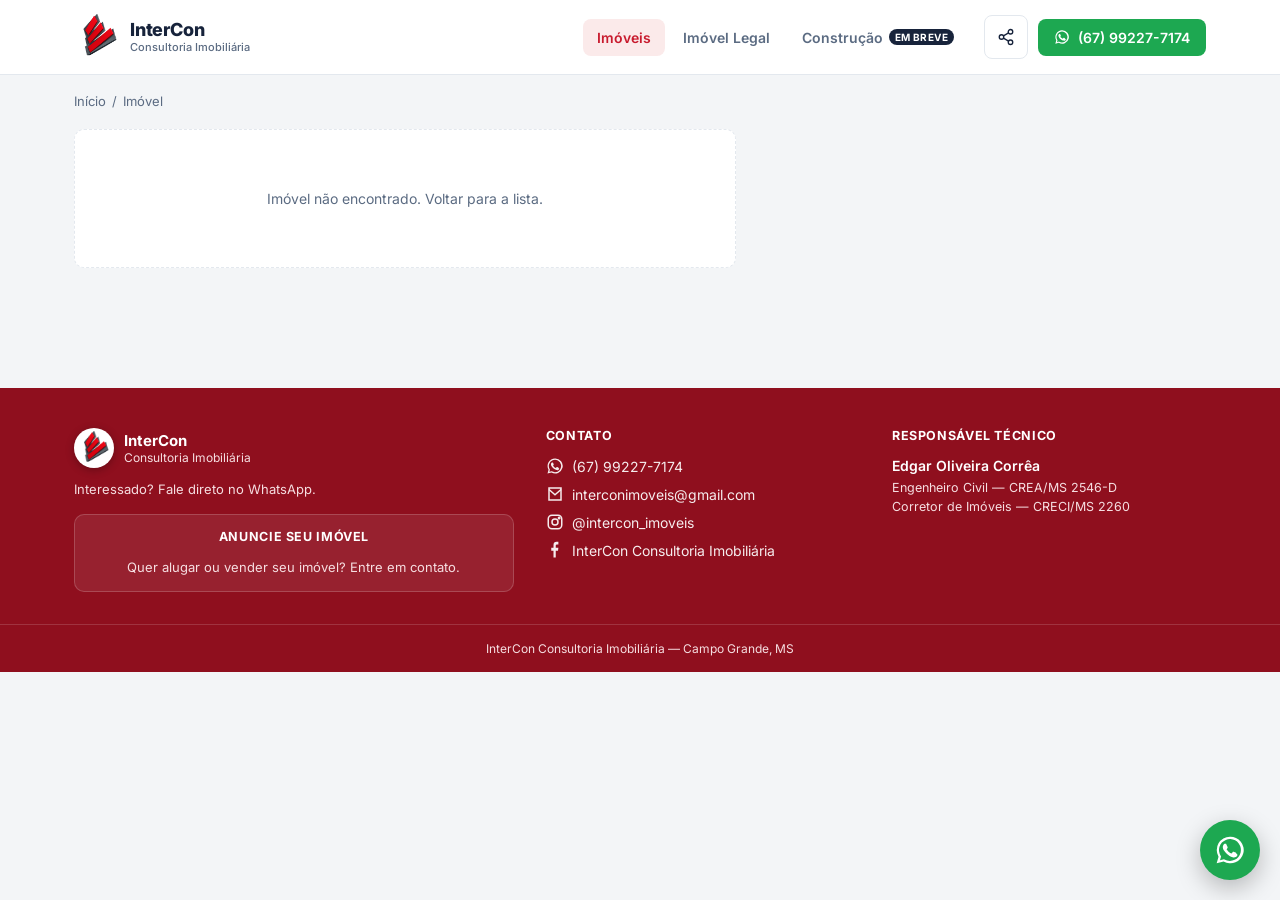
<file: imovel.html>
<!DOCTYPE html>
<html lang="pt-BR">
<head>
<meta charset="UTF-8">
<meta name="viewport" content="width=device-width, initial-scale=1.0">
<title>Oferta do dia — InterCon Consultoria Imobiliária</title>
<meta property="og:title" content="Oferta do dia — InterCon Consultoria Imobiliária">
<meta property="og:site_name" content="InterCon Consultoria Imobiliária">
<meta property="og:image" content="https://interconconsultoria.com.br/assets/logo-share.png">
<meta property="og:image:width" content="1200">
<meta property="og:image:height" content="1200">
<meta property="og:type" content="website">
<link rel="icon" type="image/svg+xml" href="logo.svg">
<link rel="preconnect" href="https://fonts.googleapis.com">
<link href="https://fonts.googleapis.com/css2?family=Inter:wght@400;500;600;700;800&display=swap" rel="stylesheet">
<link rel="stylesheet" href="style.css?v=20261101a">
</head>
<body>
<header class="site-header">
<div class="container">
<a href="./" class="brand">
<img src="logo.svg" alt="InterCon Consultoria Imobiliária" class="logo-img">
<div class="name-block">
<div class="name">InterCon</div>
<div class="tagline">Consultoria Imobiliária</div>
</div>
</a>
<nav class="site-nav" aria-label="Páginas">
<a href="./" class="active">Imóveis</a>
<a href="imovel-legal.html">Imóvel Legal</a>
<a href="construcao.html">Construção<span class="nav-soon">em breve</span></a>
</nav>
<div class="header-actions">
<button type="button" class="btn-share-header" id="header-share" aria-label="Compartilhar link">
<svg viewBox="0 0 24 24"><circle cx="18" cy="5" r="3"/><circle cx="6" cy="12" r="3"/><circle cx="18" cy="19" r="3"/><path d="M8.6 13.5l6.8 3.9M15.4 6.6L8.6 10.5"/></svg>
</button>
<a class="btn-whatsapp" href="https://wa.me/5567992277174" target="_blank" rel="noopener">
<svg viewBox="0 0 24 24" fill="currentColor" stroke="none"><path d="M12 2a10 10 0 0 0-8.6 15L2 22l5.2-1.4A10 10 0 1 0 12 2zm0 18.2a8.2 8.2 0 0 1-4.2-1.1l-.3-.2-3 .8.8-2.9-.2-.3A8.2 8.2 0 1 1 12 20.2zm4.5-6.1c-.2-.1-1.4-.7-1.7-.8-.2-.1-.4-.1-.6.1-.2.2-.6.8-.8 1-.1.2-.3.2-.5.1-.2-.1-1-.4-2-1.2-.7-.6-1.2-1.4-1.4-1.6-.1-.2 0-.4.1-.5.1-.1.3-.3.4-.5.1-.1.2-.3.2-.4.1-.2 0-.3 0-.5s-.6-1.5-.9-2c-.2-.5-.4-.4-.6-.4h-.5c-.2 0-.5.1-.7.3-.2.2-.9.9-.9 2.2s1 2.6 1.1 2.7c.1.2 2 3 4.7 4.2.7.3 1.2.4 1.6.6.7.2 1.3.2 1.8.1.5-.1 1.4-.6 1.6-1.1.2-.5.2-1 .1-1.1-.1-.1-.2-.2-.5-.3z"/></svg>
(67) 99227-7174
</a>
</div>
</div>
</header>
<div class="container">
<div class="breadcrumb">
<a href="./">Início</a> / <span id="crumb-title">Imóvel</span>
</div>
<div class="detail-grid" id="detail-container">
<div class="empty-state">Carregando imóvel...</div>
</div>
</div>
<footer class="site-footer">
<div class="container footer-grid">
<div class="footer-col">
<div class="footer-brand">
<img src="logo.svg" alt="InterCon Consultoria Imobiliária">
<div>
<div class="footer-name">InterCon</div>
<div class="footer-tagline">Consultoria Imobiliária</div>
</div>
</div>
<p class="footer-note">Interessado? Fale direto no WhatsApp.</p>
  <div class="footer-cta">
    <h4>Anuncie seu imóvel</h4>
  <p class="footer-note">Quer alugar ou vender seu imóvel? Entre em contato.</p>
  </div>
</div>
<div class="footer-col">
<h4>Contato</h4>
<a class="footer-link" href="https://wa.me/5567992277174" target="_blank" rel="noopener">
<svg viewBox="0 0 24 24" fill="currentColor" stroke="none"><path d="M12 2a10 10 0 0 0-8.6 15L2 22l5.2-1.4A10 10 0 1 0 12 2zm0 18.2a8.2 8.2 0 0 1-4.2-1.1l-.3-.2-3 .8.8-2.9-.2-.3A8.2 8.2 0 1 1 12 20.2zm4.5-6.1c-.2-.1-1.4-.7-1.7-.8-.2-.1-.4-.1-.6.1-.2.2-.6.8-.8 1-.1.2-.3.2-.5.1-.2-.1-1-.4-2-1.2-.7-.6-1.2-1.4-1.4-1.6-.1-.2 0-.4.1-.5.1-.1.3-.3.4-.5.1-.1.2-.3.2-.4.1-.2 0-.3 0-.5s-.6-1.5-.9-2c-.2-.5-.4-.4-.6-.4h-.5c-.2 0-.5.1-.7.3-.2.2-.9.9-.9 2.2s1 2.6 1.1 2.7c.1.2 2 3 4.7 4.2.7.3 1.2.4 1.6.6.7.2 1.3.2 1.8.1.5-.1 1.4-.6 1.6-1.1.2-.5.2-1 .1-1.1-.1-.1-.2-.2-.5-.3z"/></svg>
(67) 99227-7174
</a>
<a class="footer-link" href="https://mail.google.com/mail/?view=cm&fs=1&to=interconimoveis@gmail.com" target="_blank" rel="noopener">
<svg viewBox="0 0 24 24" fill="none" stroke="currentColor" stroke-width="2"><path d="M4 4h16v16H4z"/><path d="M4 6l8 7 8-7"/></svg>
interconimoveis@gmail.com
</a>
<a class="footer-link" href="https://instagram.com/intercon_imoveis" target="_blank" rel="noopener">
<svg viewBox="0 0 24 24" fill="none" stroke="currentColor" stroke-width="2"><rect x="3" y="3" width="18" height="18" rx="5"/><circle cx="12" cy="12" r="4"/><circle cx="17.5" cy="6.5" r="1"/></svg>
@intercon_imoveis
</a>
<a class="footer-link" href="https://www.facebook.com/share/1EBZejrCnC/" target="_blank" rel="noopener">
<svg viewBox="0 0 24 24" fill="currentColor" stroke="none"><path d="M13 22v-9h3l.5-4H13V6.5c0-1.16.32-1.95 2-1.95H16.5V1.1C16.2 1.07 15.19 1 14 1c-2.44 0-4 1.49-4 4.22V9H7v4h3v9h3z"/></svg>
InterCon Consultoria Imobiliária
</a>
</div>
<div class="footer-col">
<h4>Responsável técnico</h4>
<p class="footer-person">Edgar Oliveira Corrêa</p>
<p class="footer-cred">Engenheiro Civil — CREA/MS 2546-D</p>
<p class="footer-cred">Corretor de Imóveis — CRECI/MS 2260</p>
</div>
</div>
<div class="footer-bottom">InterCon Consultoria Imobiliária — Campo Grande, MS</div>
</footer>
<a class="wa-float" href="https://wa.me/5567992277174" target="_blank" rel="noopener" aria-label="Falar no WhatsApp">
<svg viewBox="0 0 24 24" fill="currentColor" stroke="none"><path d="M12 2a10 10 0 0 0-8.6 15L2 22l5.2-1.4A10 10 0 1 0 12 2zm0 18.2a8.2 8.2 0 0 1-4.2-1.1l-.3-.2-3 .8.8-2.9-.2-.3A8.2 8.2 0 1 1 12 20.2zm4.5-6.1c-.2-.1-1.4-.7-1.7-.8-.2-.1-.4-.1-.6.1-.2.2-.6.8-.8 1-.1.2-.3.2-.5.1-.2-.1-1-.4-2-1.2-.7-.6-1.2-1.4-1.4-1.6-.1-.2 0-.4.1-.5.1-.1.3-.3.4-.5.1-.1.2-.3.2-.4.1-.2 0-.3 0-.5s-.6-1.5-.9-2c-.2-.5-.4-.4-.6-.4h-.5c-.2 0-.5.1-.7.3-.2.2-.9.9-.9 2.2s1 2.6 1.1 2.7c.1.2 2 3 4.7 4.2.7.3 1.2.4 1.6.6.7.2 1.3.2 1.8.1.5-.1 1.4-.6 1.6-1.1.2-.5.2-1 .1-1.1-.1-.1-.2-.2-.5-.3z"/></svg>
</a>
<script src="script.js"></script>
<script>initDetailPage();</script>
</body>
</html>
</file>
<file: style.css>
:root { --bg: #F3F5F7; --surface: #FFFFFF; --ink: #17233B; --ink-soft: #5B6B82; --line: #E3E8EE; --red: #C81B2E; --red-dark: #8F0F1E; --red-pale: #FBEAEA; --price: #0F8A5F; --badge: #20262E; --radius: 10px; --shadow: 0 1px 2px rgba(23,35,59,0.06), 0 6px 20px rgba(23,35,59,0.06); --shadow-hover: 0 4px 10px rgba(23,35,59,0.08), 0 14px 32px rgba(23,35,59,0.12); }  * { box-sizing: border-box; }  html { overflow-x: hidden; }  body { margin: 0; background: var(--bg); color: var(--ink); font-family: 'Inter', system-ui, sans-serif; -webkit-font-smoothing: antialiased; overflow-x: hidden; }  h1, h2, h3 { font-family: 'Inter', system-ui, sans-serif; font-weight: 800; letter-spacing: -0.02em; color: var(--ink); margin: 0; }  a { color: inherit; text-decoration: none; } button { font-family: inherit; cursor: pointer; }  .container { max-width: 1180px; margin: 0 auto; padding: 0 24px; }  /* ---------- Header ---------- */ .site-header { background: var(--surface); border-bottom: 1px solid var(--line); position: sticky; top: 0; z-index: 20; } .site-header .container { display: flex; align-items: center; justify-content: space-between; padding-top: 14px; padding-bottom: 14px; gap: 16px; } .brand { display: flex; align-items: center; gap: 10px; min-width: 0; } .brand .logo-img { width: 46px; height: 46px; flex-shrink: 0; } .brand .name-block { line-height: 1.15; min-width: 0; } .brand .name { font-size: 18px; font-weight: 800; letter-spacing: -0.01em; } .brand .tagline { font-size: 11px; color: var(--ink-soft); font-weight: 500; }  .header-actions { display: flex; align-items: center; gap: 10px; flex-shrink: 0; } .btn-share-header { display: flex; align-items: center; justify-content: center; width: 44px; height: 44px; border-radius: 8px; border: 1.5px solid var(--line); background: var(--surface); color: var(--ink); flex-shrink: 0; } .btn-share-header svg { width: 18px; height: 18px; stroke: currentColor; fill: none; stroke-width: 1.8; } .btn-share-header:hover { background: var(--bg); } .btn-whatsapp { display: flex; align-items: center; gap: 8px; background: #1DA851; color: #fff; padding: 10px 16px; border-radius: 8px; font-weight: 600; font-size: 14px; border: none; white-space: nowrap; } .btn-whatsapp:hover { background: #178c43; } .btn-whatsapp svg { width: 16px; height: 16px; flex-shrink: 0; }  /* ---------- Hero + search bar ---------- */ .hero { background: linear-gradient(180deg, var(--red-dark) 0%, var(--red) 100%); padding: 40px 0 84px; } .hero .eyebrow { font-size: 12px; font-weight: 700; letter-spacing: 0.08em; text-transform: uppercase; color: #FBD8DC; margin-bottom: 10px; display: block; } .hero h1 { color: #fff; font-size: 34px; max-width: 640px; line-height: 1.15; } .hero p { color: #F6DEE1; margin-top: 10px; font-size: 15px; max-width: 560px; }  .search-card { position: relative; z-index: 1; background: var(--surface); border-radius: 16px; box-shadow: var(--shadow-hover); padding: 22px 24px 24px; margin-top: -48px; border: 1px solid var(--line); }  .search-top-row { display: flex; gap: 24px; align-items: end; margin-bottom: 16px; } .field-finalidade { flex: 0 0 auto; min-width: 0; } .field-tipo { flex: 1 1 auto; min-width: 0; }  .field-finalidade > label, .search-fields .field label { font-size: 11px; font-weight: 700; text-transform: uppercase; letter-spacing: 0.04em; color: var(--ink-soft); display: block; margin-bottom: 6px; }  .finalidade-tabs { display: inline-flex; gap: 4px; background: var(--bg); border: 1px solid var(--line); border-radius: 999px; padding: 4px; } .finalidade-tab { font-family: inherit; padding: 9px 20px; border-radius: 999px; border: none; background: transparent; color: var(--ink-soft); font-weight: 700; font-size: 13px; transition: all 0.15s ease; } .finalidade-tab:hover { color: var(--red); } .finalidade-tab.active { background: var(--red); color: #fff; box-shadow: 0 4px 12px rgba(200,27,46,0.28); }  .search-fields { display: grid; grid-template-columns: minmax(0,0.8fr) minmax(0,1.3fr) minmax(0,1.3fr) auto; gap: 12px; align-items: end; } .search-fields > * { min-width: 0; } .field { display: flex; flex-direction: column; gap: 6px; min-width: 0; } .field label { font-size: 11px; font-weight: 700; text-transform: uppercase; letter-spacing: 0.04em; color: var(--ink-soft); } .field input, .field select { font-family: inherit; font-size: 14px; padding: 12px 14px; border: 1.5px solid var(--line); border-radius: 9px; background: var(--surface); color: var(--ink); transition: border-color 0.15s ease, box-shadow 0.15s ease; appearance: none; min-width: 0; width: 100%; } .field select { background-image: url("data:image/svg+xml;utf8,<svg xmlns='http://www.w3.org/2000/svg' width='14' height='14' viewBox='0 0 24 24' fill='none' stroke='%235B6B82' stroke-width='2'><path d='M6 9l6 6 6-6'/></svg>"); background-repeat: no-repeat; background-position: right 12px center; padding-right: 34px; } .field input:focus, .field select:focus { outline: none; border-color: var(--red); box-shadow: 0 0 0 3px rgba(200,27,46,0.12); } .btn-search { display: flex; align-items: center; justify-content: center; gap: 8px; background: var(--red); color: #fff; border: none; border-radius: 9px; padding: 13px 26px; font-weight: 700; font-size: 14px; white-space: nowrap; transition: background 0.15s ease, transform 0.15s ease; min-width: 0; } .btn-search svg { width: 16px; height: 16px; flex-shrink: 0; } .btn-search:hover { background: var(--red-dark); transform: translateY(-1px); }  .search-extra { margin-top: 14px; } .link-toggle { background: none; border: none; color: var(--red); font-weight: 600; font-size: 13px; padding: 0; display: inline-flex; align-items: center; gap: 6px; } .link-toggle svg { width: 15px; height: 15px; flex-shrink: 0; } .link-toggle:hover { text-decoration: underline; } .field-keyword { margin-top: 10px; max-width: 360px; }  @media (max-width: 880px) { .search-top-row { flex-direction: column; align-items: stretch; } .field-finalidade .finalidade-tabs { display: flex; flex-wrap: wrap; row-gap: 6px; border-radius: 14px; } .finalidade-tab { flex: 1 1 30%; min-width: 30%; text-align: center; padding: 9px 4px; font-size: 12px; border-radius: 999px; } .search-fields { grid-template-columns: 1fr; } .hero h1 { font-size: 27px; } .field-keyword { max-width: 100%; } }  @media (max-width: 520px) { .site-header .container { flex-wrap: wrap; row-gap: 10px; } .brand { width: 100%; justify-content: center; text-align: center; } .header-actions { width: 100%; } .btn-whatsapp { flex: 1; justify-content: center; } .finalidade-tab { font-size: 11px; padding: 9px 2px; } }  /* ---------- Listing section ---------- */ .listing-section { padding: 44px 0 80px; } .listing-header { display: flex; align-items: baseline; justify-content: space-between; flex-wrap: wrap; gap: 8px; margin-bottom: 22px; } .listing-header h2 { font-size: 21px; } .listing-count { color: var(--ink-soft); font-size: 14px; }  .grid { display: grid; grid-template-columns: repeat(auto-fill, minmax(272px, 1fr)); gap: 20px; }  /* Card */ .card { background: var(--surface); border-radius: var(--radius); overflow: hidden; box-shadow: var(--shadow); transition: box-shadow 0.15s ease, transform 0.15s ease; display: flex; flex-direction: column; border: 1px solid var(--line); } .card:hover { box-shadow: var(--shadow-hover); transform: translateY(-2px); }  .photo-wrap { position: relative; aspect-ratio: 4 / 3; background: var(--red-pale); } .photo-wrap img { width: 100%; height: 100%; object-fit: contain; display: block; } .no-photo { width: 100%; height: 100%; display: flex; flex-direction: column; align-items: center; justify-content: center; gap: 6px; color: var(--red); opacity: 0.55; background: var(--red-pale); } .no-photo svg { width: 34px; height: 34px; stroke: currentColor; fill: none; stroke-width: 1.6; } .no-photo span { font-size: 12px; font-weight: 600; color: var(--ink-soft); opacity: 1; }  .badge-pill { position: absolute; top: 12px; left: 12px; background: var(--badge); color: #fff; font-size: 11px; font-weight: 700; letter-spacing: 0.04em; text-transform: uppercase; padding: 5px 10px; border-radius: 6px; } .card-body { padding: 14px 16px 16px; display: flex; flex-direction: column; gap: 8px; flex: 1; } .card-price { font-size: 21px; font-weight: 800; color: var(--price); } .card-price span { font-size: 12px; font-weight: 500; color: var(--ink-soft); } .card-address { font-size: 13.5px; color: var(--ink-soft); line-height: 1.35; } .card-address strong { color: var(--ink); font-weight: 600; }  .spec-row { display: flex; gap: 14px; margin-top: auto; padding-top: 10px; border-top: 1px solid var(--line); } .spec-row .spec { display: flex; align-items: center; gap: 5px; font-size: 12.5px; color: var(--ink-soft); } .spec-row svg { width: 15px; height: 15px; stroke: var(--ink-soft); fill: none; stroke-width: 1.8; }  .empty-state { padding: 60px 20px; text-align: center; color: var(--ink-soft); font-size: 14px; background: var(--surface); border-radius: var(--radius); border: 1px dashed var(--line); }  /* ---------- Detail page ---------- */ .breadcrumb { display: flex; gap: 6px; align-items: center; padding: 18px 0 4px; font-size: 13px; color: var(--ink-soft); } .breadcrumb a:hover { color: var(--red); }  .detail-grid { display: grid; grid-template-columns: 1.5fr 1fr; gap: 28px; padding: 16px 0 80px; align-items: start; } @media (max-width: 860px) { .detail-grid { grid-template-columns: 1fr; } .hero h1 { font-size: 26px; } }  .gallery { border-radius: var(--radius); overflow: hidden; box-shadow: var(--shadow); position: relative; } .gallery img { width: 100%; height: 100%; object-fit: contain; display: block; } .gallery .badge-pill { top: 16px; left: 16px; }  .detail-title-block { background: var(--surface); border-radius: var(--radius); box-shadow: var(--shadow); padding: 22px 24px; margin-top: 20px; } .detail-title-block h1 { font-size: 24px; margin-bottom: 14px; }  .detail-spec-row { display: flex; gap: 24px; flex-wrap: wrap; padding: 16px 0; border-top: 1px solid var(--line); border-bottom: 1px solid var(--line); } .detail-spec-row .spec { display: flex; align-items: center; gap: 8px; font-size: 14px; color: var(--ink); } .detail-spec-row svg { width: 19px; height: 19px; stroke: var(--red); fill: none; stroke-width: 1.8; }  .descricao-block { margin-top: 20px; } .descricao-block h3 { font-size: 15px; margin-bottom: 8px; } .descricao-block p { font-size: 14.5px; line-height: 1.65; color: var(--ink-soft); }  /* Sidebar contact box */ .contact-box { background: var(--surface); border-radius: var(--radius); box-shadow: var(--shadow); padding: 22px; position: sticky; top: 88px; } .contact-box .price-row { display: flex; align-items: flex-start; justify-content: space-between; gap: 10px; flex-wrap: wrap; } .contact-box .price-big { font-size: 30px; font-weight: 800; color: var(--price); } .contact-box .price-big span { display: block; font-size: 12px; font-weight: 500; color: var(--ink-soft); margin-top: 2px; } .status-pill { display: inline-block; padding: 4px 12px; border-radius: 999px; font-size: 12px; font-weight: 700; color: #fff; white-space: nowrap; } .status-pill.status-on { background: #1DA851; } .status-pill.status-off { background: var(--red); } .contact-box .divider { height: 1px; background: var(--line); margin: 16px 0; } .contact-box .agent { display: flex; align-items: center; gap: 10px; margin-bottom: 16px; } .contact-box .agent .avatar-logo { width: 42px; height: 42px; flex-shrink: 0; } .contact-box .agent .info { font-size: 13px; line-height: 1.3; } .contact-box .agent .info strong { display: block; font-size: 14px; color: var(--ink); } .contact-box .btn { display: flex; align-items: center; justify-content: center; gap: 8px; width: 100%; padding: 13px; border-radius: 8px; font-weight: 700; font-size: 14px; border: none; margin-bottom: 10px; } .contact-box .btn svg { width: 17px; height: 17px; } .contact-box .btn-share svg { fill: none; stroke: currentColor; stroke-width: 1.8; } .btn-wa { background: #1DA851; color: #fff; } .btn-wa:hover { background: #178c43; } .btn-call { background: var(--red-pale); color: var(--red-dark); } .btn-call:hover { background: #d7e9f8; } .btn-share { background: var(--surface); color: var(--ink); border: 1.5px solid var(--line); } .contact-box .btn-share { border: 1.5px solid var(--line); } .btn-share:hover { background: var(--bg); } .contact-box .ref { font-size: 11.5px; color: var(--ink-soft); text-align: center; margin-top: 4px; }  /* ---------- Footer ---------- */ .site-footer { background: var(--red-dark); color: #fff; padding: 40px 0 0; margin-top: 40px; font-size: 13px; } .footer-grid { display: grid; grid-template-columns: 1.4fr 1fr 1fr; gap: 32px; padding-bottom: 32px; } .footer-brand { display: flex; align-items: center; gap: 10px; margin-bottom: 12px; } .footer-brand img { width: 40px; height: 40px; flex-shrink: 0; background: #fff; border-radius: 50%; padding: 3px; box-shadow: 0 2px 8px rgba(0,0,0,0.28); } .footer-brand .footer-name { font-weight: 700; font-size: 15px; color: #fff; } .footer-brand .footer-tagline { font-size: 12px; color: #F6DEE1; } .footer-note { font-size: 13px; color: #F6DEE1; line-height: 1.5; max-width: 320px; margin: 0; } .footer-cta {   margin-top: 14px; padding: 14px 16px; background: rgba(255,255,255,0.08); border: 1px solid rgba(255,255,255,0.18); border-radius: var(--radius); text-align: center; } .footer-cta h4 { margin: 0 0 6px; text-wrap: balance; } .footer-cta p { margin: 0; max-width: none; text-wrap: balance; } .site-footer h4 { color: #fff; font-size: 12.5px; text-transform: uppercase; letter-spacing: 0.05em; margin: 0 0 14px; } .footer-link { display: flex; align-items: center; gap: 8px; color: #fff; font-size: 14px; margin-bottom: 10px; opacity: 0.92; } .footer-link svg { width: 18px; height: 18px; flex-shrink: 0; } .footer-link:hover { opacity: 1; text-decoration: underline; } .footer-link.disabled { opacity: 0.55; pointer-events: none; } .footer-person { font-weight: 600; font-size: 14px; margin: 0 0 6px; color: #fff; } .footer-cred { font-size: 12.5px; color: #F6DEE1; margin: 0 0 4px; } .footer-bottom { border-top: 1px solid rgba(255,255,255,0.15); padding: 16px 24px; font-size: 12px; color: #F6DEE1; text-align: center; } @media (max-width: 780px) { .footer-grid { grid-template-columns: 1fr; gap: 24px; } }   /* ---------- Floating WhatsApp button ---------- */ .wa-float { position: fixed; right: 20px; bottom: 20px; width: 60px; height: 60px; background: #1DA851; border-radius: 50%; display: flex; align-items: center; justify-content: center; box-shadow: 0 8px 24px rgba(0,0,0,0.25); z-index: 999; animation: wa-float-pulse 1.8s ease-in-out infinite; } .wa-float svg { width: 32px; height: 32px; fill: #fff; flex-shrink: 0; } .wa-float:hover { background: #178c43; } @keyframes wa-float-pulse { 0% { transform: scale(1); box-shadow: 0 8px 24px rgba(0,0,0,0.2), 0 0 0 0 rgba(29,168,81,0.45); } 50% { transform: scale(1.06); box-shadow: 0 10px 28px rgba(0,0,0,0.22), 0 0 0 14px rgba(29,168,81,0); } 100% { transform: scale(1); box-shadow: 0 8px 24px rgba(0,0,0,0.2), 0 0 0 0 rgba(29,168,81,0); } } @media (max-width: 520px) { .wa-float { width: 52px; height: 52px; right: 14px; bottom: 14px; } .wa-float svg { width: 27px; height: 27px; } }  :focus-visible { outline: 2px solid var(--red); outline-offset: 2px; }  .carousel { position: relative; overflow: hidden; border-radius: 12px; background: #000; } .carousel-track { display: flex; transition: transform .35s ease; } .carousel-track .slide { flex: 0 0 100%; aspect-ratio: 4 / 3; } .carousel-track .slide img, .carousel-track .slide video { width: 100%; height: 100%; object-fit: contain; display: block; } .carousel-arrow { position: absolute; top: 50%; transform: translateY(-50%); background: rgba(0,0,0,.5); color: #fff; border: none; width: 36px; height: 36px; border-radius: 50%; cursor: pointer; font-size: 16px; } .carousel-arrow.prev { left: 10px; } .carousel-arrow.next { right: 10px; } .carousel-dots { position: absolute; bottom: 10px; left: 0; right: 0; display: flex; justify-content: center; gap: 6px; } .carousel-dot { width: 8px; height: 8px; border-radius: 50%; background: rgba(255,255,255,.5); border: none; cursor: pointer; padding: 0; } .carousel-dot.active { background: #fff; }  .carousel-track .slide { cursor: zoom-in; } .lightbox { position: fixed; inset: 0; background: rgba(0,0,0,.92); display: none; align-items: center; justify-content: center; z-index: 2000; } .lightbox.open { display: flex; } .lightbox-track { display: flex; transition: transform .35s ease; width: 100%; height: 100%; } .lightbox-track .slide { flex: 0 0 100%; display: flex; align-items: center; justify-content: center; cursor: default; } .lightbox-track .slide img, .lightbox-track .slide video { max-width: 92vw; max-height: 92vh; width: auto; height: auto; object-fit: contain; } .lightbox-close { position: absolute; top: 16px; right: 20px; background: transparent; color: #fff; border: none; font-size: 32px; cursor: pointer; line-height: 1; z-index: 2001; } .lightbox-arrow { position: absolute; top: 50%; transform: translateY(-50%); background: rgba(255,255,255,.15); color: #fff; border: none; width: 44px; height: 44px; border-radius: 50%; cursor: pointer; font-size: 18px; z-index: 2001; } .lightbox-arrow.prev { left: 16px; } .lightbox-arrow.next { right: 16px; } @media (max-width: 520px) { .lightbox-arrow { width: 36px; height: 36px; font-size: 15px; } }   /* Bloco de localizacao (mapa) na pagina do anuncio */ .location-block { margin-top: 20px; background: var(--surface); border-radius: var(--radius); box-shadow: var(--shadow); padding: 22px 24px; } .location-block h3 { font-size: 15px; margin: 0; } .location-head { display: flex; align-items: center; justify-content: space-between; flex-wrap: wrap; gap: 8px; margin-bottom: 8px; } .location-address { display: flex; align-items: center; gap: 6px; font-size: 13px; color: var(--ink-soft); } .location-address svg { width: 13px; height: 13px; flex-shrink: 0; fill: var(--ink-soft); } @media (max-width: 480px) { .location-head { flex-direction: column; align-items: flex-start; } } .map-thumb-wrap { position: relative; border-radius: var(--radius); overflow: hidden; height: 220px; border: 1px solid var(--line); background: var(--surface); } .map-thumb-wrap iframe { width: 100%; height: 100%; border: 0; display: block; pointer-events: none; } .map-thumb-link { position: absolute; inset: 0; } .map-thumb-badge { position: absolute; right: 12px; bottom: 12px; background: #fff; color: var(--ink); font-size: 13px; font-weight: 600; padding: 8px 14px; border-radius: 20px; box-shadow: var(--shadow-hover); pointer-events: none; }

/* ---------- Menu de páginas (Imóveis · Imóvel Legal · Construção) ---------- */
.site-header .container { flex-wrap: wrap; }
.site-nav { display: flex; align-items: center; gap: 4px; margin-left: auto; }
.site-nav a { padding: 10px 14px; border-radius: 8px; font-weight: 600; font-size: 14px; color: var(--ink-soft); white-space: nowrap; }
.site-nav a:hover { color: var(--red); background: var(--red-pale); }
.site-nav a.active { color: var(--red); background: var(--red-pale); }
.site-nav .nav-soon { font-size: 10px; font-weight: 700; text-transform: uppercase; letter-spacing: .04em; background: var(--ink); color: #fff; padding: 2px 6px; border-radius: 999px; margin-left: 6px; vertical-align: 2px; }
@media (max-width: 880px) { .site-nav { order: 3; width: 100%; margin-left: 0; justify-content: center; border-top: 1px solid var(--line); padding-top: 8px; } .site-nav a { padding: 8px 10px; font-size: 13px; } }

/* ---------- Faixa de chamadas na página inicial ---------- */
.promo-strip { display: grid; grid-template-columns: repeat(2, minmax(0, 1fr)); gap: 16px; margin-top: 24px; }
.promo-card { display: flex; align-items: center; gap: 16px; padding: 18px 20px; border-radius: 14px; border: 1px solid var(--line); background: var(--surface); box-shadow: var(--shadow); transition: box-shadow .15s ease, transform .15s ease; }
.promo-card:hover { box-shadow: var(--shadow-hover); transform: translateY(-2px); }
.promo-card .promo-icon { width: 52px; height: 52px; border-radius: 12px; background: var(--red-pale); display: flex; align-items: center; justify-content: center; flex-shrink: 0; }
.promo-card .promo-icon svg { width: 28px; height: 28px; stroke: var(--red); fill: none; stroke-width: 2; stroke-linecap: round; stroke-linejoin: round; }
.promo-card.promo-dark { background: #26262B; border-color: #26262B; }
.promo-card.promo-dark .promo-icon { background: #B5121B; }
.promo-card.promo-dark .promo-icon svg { stroke: #fff; }
.promo-card.promo-dark strong, .promo-card.promo-dark span { color: #fff; }
.promo-card strong { display: block; font-size: 16px; font-weight: 800; color: var(--ink); }
.promo-card span { display: block; font-size: 13.5px; color: var(--ink-soft); margin-top: 2px; line-height: 1.4; }
.promo-card .promo-arrow { margin-left: auto; font-size: 20px; font-weight: 700; color: var(--red); }
.promo-card.promo-dark .promo-arrow { color: #fff; }
@media (max-width: 780px) { .promo-strip { grid-template-columns: 1fr; } }

/* ---------- Páginas de serviço (Imóvel Legal / Construção) ---------- */
.svc-hero { background: #26262B; color: #fff; padding: 48px 0 56px; }
.svc-hero .container { display: flex; align-items: center; gap: 40px; }
.svc-hero .hero-text { flex: 1 1 auto; min-width: 0; }
.svc-hero .eyebrow { font-size: 12px; font-weight: 700; letter-spacing: .1em; text-transform: uppercase; color: #E2B263; display: block; margin-bottom: 12px; }
.svc-hero h1 { color: #fff; font-size: 40px; line-height: 1.1; max-width: 700px; }
.svc-hero h1 em { font-style: normal; background: #B5121B; padding: 0 10px; box-decoration-break: clone; -webkit-box-decoration-break: clone; }
.svc-hero p { color: #E8E3E3; font-size: 17px; line-height: 1.55; margin: 16px 0 0; max-width: 620px; }
.svc-hero .hero-badge { flex: 0 0 auto; width: 210px; height: 210px; }
.svc-hero .hero-badge svg { width: 100%; height: 100%; display: block; }
.hero-cta { display: flex; flex-wrap: wrap; gap: 12px; margin-top: 26px; }
.btn-lg { display: inline-flex; align-items: center; gap: 10px; padding: 15px 22px; border-radius: 10px; font-weight: 700; font-size: 15px; }
.btn-lg svg { width: 20px; height: 20px; flex-shrink: 0; }
.btn-lg.wa { background: #1DA851; color: #fff; } .btn-lg.wa:hover { background: #178c43; }
.btn-lg.ghost { border: 1.5px solid rgba(255,255,255,.5); color: #fff; } .btn-lg.ghost:hover { background: rgba(255,255,255,.08); }
.cred-line { display: flex; flex-wrap: wrap; gap: 8px 18px; margin-top: 22px; font-size: 13.5px; color: #E2D8D8; }
.cred-line b { color: #fff; }
@media (max-width: 860px) { .svc-hero .container { flex-direction: column-reverse; align-items: flex-start; gap: 20px; } .svc-hero h1 { font-size: 30px; } .svc-hero .hero-badge { width: 140px; height: 140px; } }

.svc-jump { display: grid; grid-template-columns: repeat(3, minmax(0, 1fr)); gap: 14px; margin-top: -28px; position: relative; z-index: 1; }
.svc-jump a { background: var(--surface); border: 1px solid var(--line); border-radius: 12px; box-shadow: var(--shadow); padding: 16px 18px; display: flex; align-items: center; gap: 12px; font-weight: 700; font-size: 15px; }
.svc-jump a:hover { box-shadow: var(--shadow-hover); color: var(--red); }
.svc-jump svg { width: 26px; height: 26px; stroke: var(--red); fill: none; stroke-width: 2; stroke-linecap: round; stroke-linejoin: round; flex-shrink: 0; }
@media (max-width: 780px) { .svc-jump { grid-template-columns: 1fr; margin-top: 16px; } }

.svc-section { padding: 56px 0 8px; scroll-margin-top: 90px; }
.svc-head { display: flex; align-items: flex-end; justify-content: space-between; gap: 16px; flex-wrap: wrap; margin-bottom: 22px; }
.svc-head .kicker { font-size: 12px; font-weight: 800; letter-spacing: .1em; text-transform: uppercase; color: var(--red); }
.svc-head h2 { font-size: 28px; margin-top: 6px; }
.svc-head p { margin: 8px 0 0; color: var(--ink-soft); font-size: 15.5px; max-width: 640px; line-height: 1.55; }
.area-pill { display: inline-flex; align-items: center; gap: 8px; background: var(--red-pale); color: var(--red-dark); font-weight: 700; font-size: 13px; padding: 8px 14px; border-radius: 999px; white-space: nowrap; }
.area-pill svg { width: 16px; height: 16px; stroke: currentColor; fill: none; stroke-width: 2; }
.svc-body { display: grid; grid-template-columns: minmax(0, 1.5fr) minmax(0, 1fr); gap: 20px; align-items: start; }
@media (max-width: 860px) { .svc-body { grid-template-columns: 1fr; } }
.svc-list { background: var(--surface); border: 1px solid var(--line); border-radius: 14px; box-shadow: var(--shadow); padding: 8px 22px; }
.svc-item { display: flex; gap: 16px; padding: 16px 0; border-bottom: 1px solid var(--line); }
.svc-item:last-child { border-bottom: none; }
.svc-item .ic { width: 46px; height: 46px; border-radius: 50%; border: 2px solid #C38B2C; display: flex; align-items: center; justify-content: center; flex-shrink: 0; }
.svc-item .ic svg { width: 22px; height: 22px; stroke: #9C6A16; fill: none; stroke-width: 2; stroke-linecap: round; stroke-linejoin: round; }
.svc-item strong { display: block; font-size: 16px; }
.svc-item span { display: block; color: var(--ink-soft); font-size: 14px; margin-top: 3px; line-height: 1.5; }
.svc-aside { background: #26262B; color: #fff; border-radius: 14px; padding: 24px; display: flex; flex-direction: column; gap: 12px; }
.svc-aside h3 { color: #fff; font-size: 17px; }
.svc-aside ul { margin: 0; padding: 0; list-style: none; display: flex; flex-direction: column; gap: 10px; }
.svc-aside li { display: flex; gap: 10px; font-size: 14.5px; line-height: 1.45; color: #F3EDED; }
.svc-aside li svg { width: 18px; height: 18px; stroke: #E2B263; fill: none; stroke-width: 2.4; flex-shrink: 0; margin-top: 2px; }
.svc-aside .btn-lg { justify-content: center; margin-top: 8px; }

.steps { display: grid; grid-template-columns: repeat(4, minmax(0, 1fr)); gap: 16px; counter-reset: step; }
.step { background: var(--surface); border: 1px solid var(--line); border-radius: 14px; padding: 20px; box-shadow: var(--shadow); }
.step .num { width: 40px; height: 40px; border-radius: 50%; background: var(--red); color: #fff; font-weight: 800; display: flex; align-items: center; justify-content: center; margin-bottom: 12px; }
.step strong { display: block; font-size: 15.5px; }
.step span { display: block; color: var(--ink-soft); font-size: 14px; margin-top: 4px; line-height: 1.5; }
@media (max-width: 860px) { .steps { grid-template-columns: repeat(2, minmax(0, 1fr)); } }
@media (max-width: 520px) { .steps { grid-template-columns: 1fr; } }

.faq { display: flex; flex-direction: column; gap: 10px; }
.faq details { background: var(--surface); border: 1px solid var(--line); border-radius: 12px; padding: 0 18px; }
.faq summary { cursor: pointer; padding: 16px 0; font-weight: 700; font-size: 15px; list-style: none; display: flex; justify-content: space-between; gap: 12px; }
.faq summary::-webkit-details-marker { display: none; }
.faq summary::after { content: "+"; color: var(--red); font-size: 20px; line-height: 1; }
.faq details[open] summary::after { content: "–"; }
.faq details p { margin: 0 0 16px; color: var(--ink-soft); font-size: 14.5px; line-height: 1.6; }

.cta-band { margin-top: 56px; background: #B5121B; color: #fff; }
.cta-band .container { display: flex; align-items: center; justify-content: space-between; gap: 20px; flex-wrap: wrap; padding-top: 32px; padding-bottom: 32px; }
.cta-band h2 { color: #fff; font-size: 24px; }
.cta-band p { margin: 6px 0 0; color: #FBE3E4; font-size: 15px; }
.cta-band .btn-lg.wa { background: #fff; color: #B5121B; } .cta-band .btn-lg.wa:hover { background: #FBE3E4; }

.soon-tag { display: inline-block; background: #E2B263; color: #26262B; font-weight: 800; font-size: 12px; letter-spacing: .08em; text-transform: uppercase; padding: 6px 12px; border-radius: 999px; margin-bottom: 14px; }
.soon-grid { display: grid; grid-template-columns: repeat(3, minmax(0, 1fr)); gap: 18px; }
.soon-card { background: var(--surface); border: 1px solid var(--line); border-radius: 14px; box-shadow: var(--shadow); padding: 24px; display: flex; flex-direction: column; gap: 10px; }
.soon-card .ic { width: 52px; height: 52px; border-radius: 12px; background: var(--red-pale); display: flex; align-items: center; justify-content: center; }
.soon-card .ic svg { width: 28px; height: 28px; stroke: var(--red); fill: none; stroke-width: 2; stroke-linecap: round; stroke-linejoin: round; }
.soon-card h3 { font-size: 18px; }
.soon-card p { margin: 0; color: var(--ink-soft); font-size: 14.5px; line-height: 1.55; }
@media (max-width: 860px) { .soon-grid { grid-template-columns: 1fr; } }
</file>
